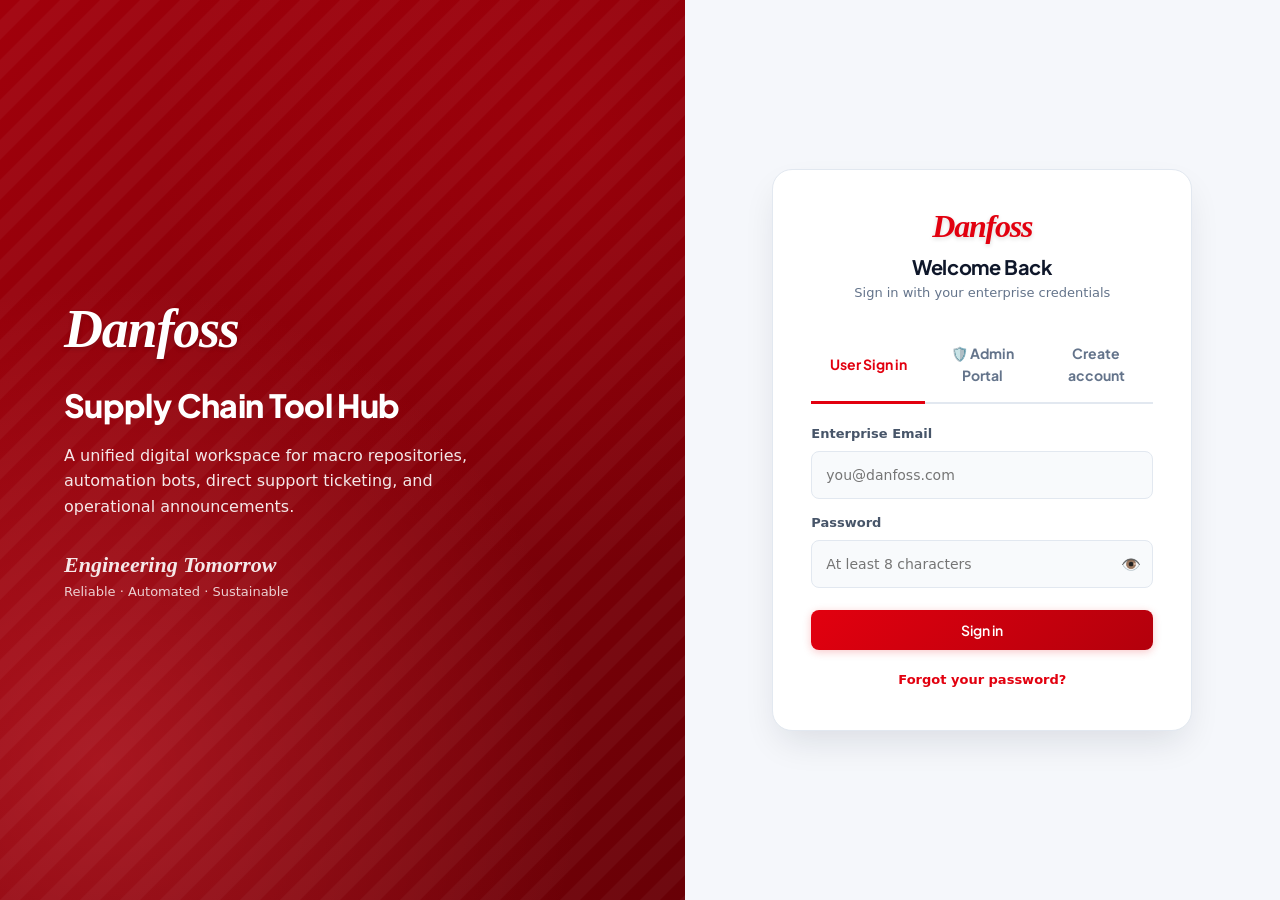
<file: index.html>
<!DOCTYPE html>
<html lang="en">
<head>
  <meta charset="utf-8">
  <meta name="viewport" content="width=device-width, initial-scale=1">
  <meta http-equiv="refresh" content="0;url=home.html">
  <title>SC Tool Hub</title>
</head>
<body>
  <a href="home.html">Continue to SC Tool Hub</a>
</body>
</html>
</file>
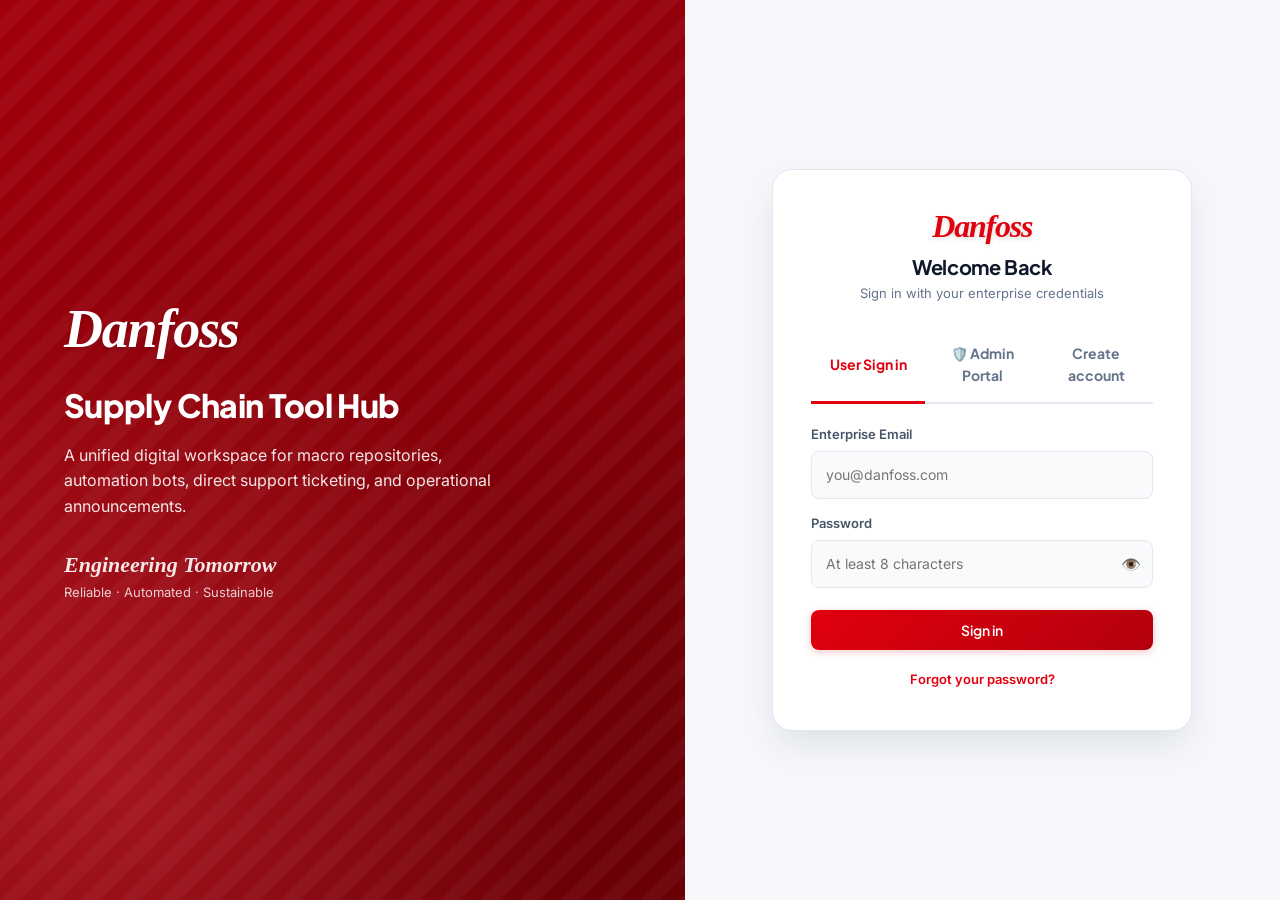
<file: admin.html>
<!DOCTYPE html>
<html lang="en">
<head>
  <meta charset="utf-8">
  <meta name="viewport" content="width=device-width, initial-scale=1">
  <meta name="description" content="
  anel for SC Tool Hub — Manage SharePoint files, users, support tickets, and audit logs.">
  <title>Admin Panel · SC Tool Hub</title>
  <link rel="stylesheet" href="assets/css/style.css">
  <script src="assets/js/config.js"></script>
</head>
<body data-page="admin">
<main id="content">

  <!-- Header -->
  <div class="admin-header">
    <div>
      <h2 style="margin: 0 0 6px;">🛡️ Enterprise Admin Panel</h2>
      <p style="color: var(--mu); font-size: 14px; margin: 0;" id="adminWelcome">Administrative control center for SharePoint lists and document storage.</p>
    </div>
    <div style="display: flex; gap: 10px;">
      <a class="btn alt sm" id="spFolderLink" href="#" target="_blank" rel="noopener">📂 Open SharePoint Folder</a>
      <a class="btn alt sm" id="spSiteLink" href="#" target="_blank" rel="noopener">🌐 SharePoint Site</a>
    </div>
  </div>

  <!-- Operational Statistics Grid -->
  <div class="stats-grid" id="statsGrid">
    <div class="stat-card">
      <div class="stat-icon">👥</div>
      <div class="stat-value" id="statUsers">—</div>
      <div class="stat-label">Registered Users</div>
    </div>
    <div class="stat-card">
      <div class="stat-icon">📊</div>
      <div class="stat-value" id="statFiles">—</div>
      <div class="stat-label">Active Macro Files</div>
    </div>
    <div class="stat-card">
      <div class="stat-icon">🎫</div>
      <div class="stat-value" id="statTickets">—</div>
      <div class="stat-label">Open Support Tickets</div>
    </div>
    <div class="stat-card">
      <div class="stat-icon">📈</div>
      <div class="stat-value" id="statLogs">—</div>
      <div class="stat-label">Audit Logs (7 Days)</div>
    </div>
  </div>

  <!-- Admin Navigation Tabs -->
  <div class="admin-tabs" id="adminTabs">
    <button class="on" data-tab="upload">📤 Upload Macro Files</button>
    <button data-tab="users">👥 User Governance</button>
    <button data-tab="tickets">🎫 Ticket Management</button>
    <button data-tab="logs">📊 Audit Activity Logs</button>
  </div>

  <!-- ═══════════════════════════════════════════════════════════ -->
  <!-- TAB: Upload Files -->
  <!-- ═══════════════════════════════════════════════════════════ -->
  <div class="admin-section active" id="sec-upload">
    <div class="card">
      <h3 style="margin-top: 0; margin-bottom: 8px;">Upload Macro Files to SharePoint</h3>
      <p style="color: var(--mu); margin-bottom: 18px; font-size: 14px;">
        Drag & drop files or click to browse. Files will be uploaded directly into the SharePoint Document Library. Supported formats: <strong>.xlsm, .xlsb, .xlsx, .xls, .bas</strong>
      </p>

      <div class="drop-zone" id="dropZone">
        <div class="drop-icon">📁</div>
        <div class="drop-text">Drag & drop macro files here or click to browse</div>
        <div class="drop-hint">Maximum file size: 25 MB per file</div>
        <input type="file" id="fileInput" multiple accept=".xlsm,.xlsb,.xlsx,.xls,.bas" aria-label="Upload macro files">
      </div>

      <div class="upload-progress" id="uploadProgress">
        <div style="display: flex; justify-content: space-between; margin-bottom: 6px; font-size: 13px; font-weight: 600;">
          <span id="uploadFileName">Uploading…</span>
          <span id="uploadPercent">0%</span>
        </div>
        <div class="progress-bar">
          <div class="progress-fill" id="progressFill"></div>
        </div>
      </div>

      <div id="uploadQueue" style="margin-top: 16px;"></div>
    </div>

    <!-- Current Files In SharePoint -->
    <div class="card" style="margin-top: 24px; padding: 0; overflow: hidden;">
      <div style="display: flex; justify-content: space-between; align-items: center; padding: 18px 24px; border-bottom: 1px solid var(--bd); flex-wrap: wrap; gap: 10px;">
        <h3 style="margin: 0; font-size: 18px;">Files Currently in SharePoint</h3>
        <button class="btn alt sm" id="refreshAdminFiles">↻ Refresh File List</button>
      </div>
      <div class="tw">
        <table>
          <thead>
            <tr>
              <th>File Name</th>
              <th>Size</th>
              <th>Last Modified</th>
              <th style="text-align: right;">Actions</th>
            </tr>
          </thead>
          <tbody id="adminFileTable"></tbody>
        </table>
      </div>
      <div class="empty" id="adminFileStatus">Loading SharePoint repository…</div>
    </div>
  </div>

  <!-- ═══════════════════════════════════════════════════════════ -->
  <!-- TAB: Users Governance -->
  <!-- ═══════════════════════════════════════════════════════════ -->
  <div class="admin-section" id="sec-users">
    <div class="card" style="padding: 0; overflow: hidden;">
      <div style="padding: 18px 24px; border-bottom: 1px solid var(--bd);">
        <div class="bar" style="margin-bottom: 0;">
          <input id="userSearch" type="search" placeholder="🔍 Search users by name or email…" aria-label="Search users">
          <select id="userRoleFilter" style="width: auto;">
            <option value="">All Roles</option>
            <option value="admin">Admins Only</option>
            <option value="user">Standard Users Only</option>
          </select>
          <button class="btn alt sm" id="refreshUsers">↻ Refresh</button>
        </div>
      </div>
      <div class="tw">
        <table>
          <thead>
            <tr>
              <th>Full Name</th>
              <th>Enterprise Email</th>
              <th>Department</th>
              <th>Role</th>
              <th>Account Status</th>
              <th>Last Login</th>
              <th style="text-align: right;">Manage</th>
            </tr>
          </thead>
          <tbody id="userTable"></tbody>
        </table>
      </div>
      <div class="empty" id="userEmpty">Loading users from SC_Users list…</div>
    </div>
  </div>

  <!-- ═══════════════════════════════════════════════════════════ -->
  <!-- TAB: Tickets Management -->
  <!-- ═══════════════════════════════════════════════════════════ -->
  <div class="admin-section" id="sec-tickets">
    <div class="card" style="padding: 0; overflow: hidden;">
      <div style="padding: 18px 24px; border-bottom: 1px solid var(--bd);">
        <div class="bar" style="margin-bottom: 0;">
          <input id="ticketSearch" type="search" placeholder="🔍 Search tickets by subject or requester…" aria-label="Search tickets">
          <select id="ticketStatusFilter" style="width: auto;">
            <option value="">All Statuses</option>
            <option value="Open">Open</option>
            <option value="In Progress">In Progress</option>
            <option value="Resolved">Resolved</option>
            <option value="Closed">Closed</option>
          </select>
          <button class="btn alt sm" id="refreshTickets">↻ Refresh</button>
        </div>
      </div>
      <div class="tw">
        <table>
          <thead>
            <tr>
              <th>ID</th>
              <th>Subject</th>
              <th>Requester</th>
              <th>Category</th>
              <th>Priority</th>
              <th>Status</th>
              <th>Created</th>
              <th style="text-align: right;">Update</th>
            </tr>
          </thead>
          <tbody id="adminTicketTable"></tbody>
        </table>
      </div>
      <div class="empty" id="adminTicketEmpty">Loading tickets from SC_Tickets list…</div>
    </div>
  </div>

  <!-- ═══════════════════════════════════════════════════════════ -->
  <!-- TAB: Activity Logs -->
  <!-- ═══════════════════════════════════════════════════════════ -->
  <div class="admin-section" id="sec-logs">
    <div class="card" style="padding: 0; overflow: hidden;">
      <div style="padding: 18px 24px; border-bottom: 1px solid var(--bd);">
        <div class="bar" style="margin-bottom: 0;">
          <input id="logSearch" type="search" placeholder="🔍 Search logs by user or details…" aria-label="Search logs">
          <select id="logActionFilter" style="width: auto;">
            <option value="">All Actions</option>
            <option value="login">Login</option>
            <option value="logout">Logout</option>
            <option value="download">File Download</option>
            <option value="upload">File Upload</option>
            <option value="ticket_create">Ticket Create</option>
            <option value="admin_action">Admin Action</option>
            <option value="page_view">Page View</option>
          </select>
          <button class="btn alt sm" id="refreshLogs">↻ Refresh</button>
        </div>
      </div>
      <div class="tw">
        <table>
          <thead>
            <tr>
              <th>Timestamp</th>
              <th>User Email</th>
              <th>Action</th>
              <th>Details</th>
              <th>Page</th>
            </tr>
          </thead>
          <tbody id="logTable"></tbody>
        </table>
      </div>
      <div class="empty" id="logEmpty">Loading audit trail from SC_AuditLogs list…</div>
    </div>
  </div>

</main>

<!-- Ticket Status Modal -->
<div class="modal-overlay" id="ticketModal">
  <div class="modal">
    <h3 style="margin-top: 0; margin-bottom: 16px;">Update Support Ticket Status</h3>
    <input type="hidden" id="modalTicketId">
    
    <label for="modalStatus">Status</label>
    <select id="modalStatus">
      <option value="Open">Open</option>
      <option value="In Progress">In Progress</option>
      <option value="Resolved">Resolved</option>
      <option value="Closed">Closed</option>
    </select>

    <label for="modalNotes">Admin Resolution Notes</label>
    <textarea id="modalNotes" rows="3" placeholder="Explain the resolution or notes for the user…"></textarea>

    <div class="modal-actions">
      <button class="btn alt" id="modalCancel">Cancel</button>
      <button class="btn" id="modalSave">💾 Save Changes</button>
    </div>
  </div>
</div>

<script src="assets/js/app.js"></script>
<script>
(async () => {
  const S = await initShell();
  if (!S) return;

  // Strict client-side admin guard
  if (!S.isAdmin) {
    document.body.innerHTML = `
      <div style="text-align: center; padding: 100px 20px;">
        <h2 style="color: var(--red); font-size: 28px;">🚫 Access Restricted</h2>
        <p style="color: var(--mu); margin-top: 12px; font-size: 16px;">This portal section requires Danfoss Supply Chain Administrator privileges.</p>
        <a class="btn" href="home.html" style="margin-top: 24px;">Return to Home Dashboard</a>
      </div>
    `;
    return;
  }

  API.log("page_view", "Admin Panel");
  $("#adminWelcome").textContent = `Logged in as Administrator (${S.name})`;

  // Configure SharePoint direct navigation links
  if (CFG.SHAREPOINT_FOLDER_URL) $("#spFolderLink").href = CFG.SHAREPOINT_FOLDER_URL;
  if (CFG.SHAREPOINT_SITE_URL) $("#spSiteLink").href = CFG.SHAREPOINT_SITE_URL;

  // ── Tab Switching ──────────────────────────────────────────
  const tabs = $$("#adminTabs button");
  tabs.forEach(btn => {
    btn.onclick = () => {
      tabs.forEach(b => b.classList.toggle("on", b === btn));
      $$(".admin-section").forEach(s => s.classList.remove("active"));
      const targetSec = $(`#sec-${btn.dataset.tab}`);
      if (targetSec) targetSec.classList.add("active");
    };
  });

  // ── Dashboard Statistics ───────────────────────────────────
  async function loadStats() {
    try {
      const s = await API.getStats();
      $("#statUsers").textContent = s.totalUsers ?? "—";
      $("#statFiles").textContent = s.totalFiles ?? "—";
      $("#statTickets").textContent = s.openTickets ?? "—";
      $("#statLogs").textContent = s.recentLogs ?? "—";
    } catch {
      // Fallback display
    }
  }
  loadStats();

  // ── File Upload Handlers ───────────────────────────────────
  const dropZone = $("#dropZone");
  const fileInput = $("#fileInput");
  const allowedExts = [".xlsm", ".xlsb", ".xlsx", ".xls", ".bas"];

  ["dragover", "dragenter"].forEach(evt => {
    dropZone.addEventListener(evt, e => {
      e.preventDefault();
      dropZone.classList.add("dragover");
    });
  });
  ["dragleave", "drop"].forEach(evt => {
    dropZone.addEventListener(evt, e => {
      e.preventDefault();
      dropZone.classList.remove("dragover");
    });
  });

  dropZone.addEventListener("drop", e => {
    if (e.dataTransfer?.files?.length) handleFiles(e.dataTransfer.files);
  });
  fileInput.addEventListener("change", () => {
    if (fileInput.files?.length) handleFiles(fileInput.files);
  });

  async function handleFiles(fileList) {
    const files = Array.from(fileList);
    const queue = $("#uploadQueue");
    const progress = $("#uploadProgress");

    for (const file of files) {
      const ext = "." + file.name.split(".").pop().toLowerCase();
      if (!allowedExts.includes(ext)) {
        queue.innerHTML += `<div class="msg err" style="display:block;margin-bottom:8px;">❌ ${esc(file.name)}: Unsupported file type. Allowed: ${allowedExts.join(", ")}</div>`;
        continue;
      }
      if (file.size > 25 * 1024 * 1024) {
        queue.innerHTML += `<div class="msg err" style="display:block;margin-bottom:8px;">❌ ${esc(file.name)}: File exceeds 25 MB size limit.</div>`;
        continue;
      }

      progress.classList.add("active");
      $("#uploadFileName").textContent = file.name;
      $("#uploadPercent").textContent = "Uploading to SharePoint…";
      $("#progressFill").style.width = "40%";

      try {
        await API.uploadFile(file);
        $("#progressFill").style.width = "100%";
        $("#uploadPercent").textContent = "Completed ✅";
        queue.innerHTML += `<div class="msg ok" style="display:block;margin-bottom:8px;">✅ ${esc(file.name)} uploaded to SharePoint successfully!</div>`;
        API.log("upload", file.name);
        showToast(`${file.name} uploaded successfully!`, "success");
      } catch (err) {
        $("#progressFill").style.width = "0%";
        queue.innerHTML += `<div class="msg err" style="display:block;margin-bottom:8px;">❌ ${esc(file.name)}: Upload failed (${esc(err.message)})</div>`;
        showToast(`Failed to upload ${file.name}`, "error");
      }

      setTimeout(() => { progress.classList.remove("active"); }, 2000);
    }

    fileInput.value = "";
    loadAdminFiles();
    loadStats();
  }

  // ── Admin Files List & Safe Deletion ───────────────────────
  let ADMIN_FILES = [];
  async function loadAdminFiles() {
    const st = $("#adminFileStatus");
    st.style.display = "block";
    st.innerHTML = '<span class="spinner"></span><p style="margin-top:12px;">Syncing with SharePoint…</p>';

    try {
      const result = await API.listFiles();
      ADMIN_FILES = result.files || [];
      drawAdminFiles();
    } catch {
      st.textContent = "⚠️ Failed to load files from SharePoint.";
      st.style.display = "block";
    }
  }

  function drawAdminFiles() {
    const st = $("#adminFileStatus");
    const tbody = $("#adminFileTable");
    if (!Array.isArray(ADMIN_FILES)) ADMIN_FILES = [];

    tbody.innerHTML = ADMIN_FILES.map(f => {
      const fileName = f.name || f.Name || f.FileLeafRef || "Unnamed File";
      const fileUrl = f.downloadUrl || f.ServerRelativeUrl || f.__metadata?.media_src || f.__metadata?.uri || "#";
      const fileSize = f.size || f.Length || f.File_x0020_Size || 0;
      const fileModified = f.modified || f.TimeLastModified || f.Modified;
      return `
        <tr>
          <td>
            <div style="font-weight: 600; display: flex; align-items: center; gap: 8px;">
              <span>📊</span>
              <span>${esc(fileName)}</span>
            </div>
          </td>
          <td>${fmtSize(fileSize)}</td>
          <td>${fmtDate(fileModified)}</td>
          <td style="text-align: right;">
            <a class="btn sm alt" href="${esc(getDownloadUrl(fileUrl))}" target="_blank" rel="noopener" title="Download file">⬇</a>
            <button class="btn sm del-file-btn" style="background:#dc2626;color:#fff;" data-id="${esc(f.id || f.UniqueId || '')}" data-name="${esc(fileName)}" title="Delete from SharePoint">🗑 Delete</button>
          </td>
        </tr>
      `;
    }).join("");

    // Safe event delegation for delete action
    tbody.querySelectorAll(".del-file-btn").forEach(btn => {
      btn.onclick = async () => {
        const fileId = btn.dataset.id;
        const fileName = btn.dataset.name;
        if (!confirm(`Are you sure you want to delete "${fileName}" from SharePoint?`)) return;

        try {
          await API.deleteFile(fileId, fileName);
          API.log("admin_action", `Deleted file: ${fileName}`);
          showToast(`${fileName} deleted`, "success");
          loadAdminFiles();
          loadStats();
        } catch {
          showToast("Failed to delete file", "error");
        }
      };
    });

    st.style.display = ADMIN_FILES.length ? "none" : "block";
    if (!ADMIN_FILES.length) st.textContent = "No files found in SharePoint folder.";
  }

  $("#refreshAdminFiles").onclick = loadAdminFiles;
  loadAdminFiles();

  // ── User Management & Delegation ───────────────────────────
  let ALL_USERS = [];
  async function loadUsers() {
    const uEmpty = $("#userEmpty");
    uEmpty.style.display = "block";
    uEmpty.innerHTML = '<span class="spinner"></span><p style="margin-top:12px;">Syncing users…</p>';

    try {
      const result = await API.listUsers();
      ALL_USERS = result.users || result.value || [];
      drawUsers();
    } catch (err) {
      console.error("loadUsers error:", err);
      uEmpty.textContent = "⚠️ Failed to load users from SharePoint list.";
    }
  }

  function drawUsers() {
    const q = ($("#userSearch").value || "").toLowerCase();
    const role = $("#userRoleFilter").value;
    const uEmpty = $("#userEmpty");

    let filtered = ALL_USERS
      .filter(u => {
        const name = (u.FullName || u.Title || "").toLowerCase();
        const mail = (u.Email || "").toLowerCase();
        return !q || name.includes(q) || mail.includes(q);
      })
      .filter(u => {
        const r = (spVal(u.Role) || u.Role || "user").toLowerCase();
        return !role || r === role.toLowerCase();
      });

    const tbody = $("#userTable");
    tbody.innerHTML = filtered.map(u => {
      const roleText = spVal(u.Role) || u.Role || "user";
      const isActive = u.IsActive !== undefined ? (u.IsActive !== false && u.IsActive !== "No" && u.IsActive !== 0) : true;
      const userKey = esc(u.Id || u.ID || u.Title || u.Email);

      return `
      <tr>
        <td style="font-weight: 600;">${esc(u.FullName || u.Title || "—")}</td>
        <td>${esc(u.Email || "—")}</td>
        <td>${esc(u.Department || "—")}</td>
        <td><span class="pill ${String(roleText).toLowerCase() === "admin" ? "Open" : ""}">${esc(roleText)}</span></td>
        <td><span class="pill ${isActive ? "Active" : ""}">${isActive ? "Active" : "Disabled"}</span></td>
        <td>${u.LastLogin || u.Modified ? fmtDate(u.LastLogin || u.Modified) : "Never"}</td>
        <td style="text-align: right;">
          <button class="btn sm alt toggle-role-btn" data-userid="${userKey}" data-role="${String(roleText).toLowerCase() === 'admin' ? 'user' : 'admin'}">
            ${String(roleText).toLowerCase() === "admin" ? "Demote" : "Promote"}
          </button>
          <button class="btn sm alt toggle-active-btn" data-userid="${userKey}" data-active="${!isActive}">
            ${isActive ? "Disable" : "Enable"}
          </button>
        </td>
      </tr>
      `;
    }).join("");

    // Safe event listeners for user actions
    tbody.querySelectorAll(".toggle-role-btn").forEach(btn => {
      btn.onclick = async () => {
        const userId = btn.dataset.userid;
        const newRole = btn.dataset.role;
        if (!confirm(`Change user ${userId} role to "${newRole}"?`)) return;
        try {
          await API.updateUser(userId, { role: newRole });
          API.log("admin_action", `Changed user ${userId} role to ${newRole}`);
          showToast("User role updated", "success");
          loadUsers();
        } catch {
          showToast("Failed to update role", "error");
        }
      };
    });

    tbody.querySelectorAll(".toggle-active-btn").forEach(btn => {
      btn.onclick = async () => {
        const userId = btn.dataset.userid;
        const active = btn.dataset.active === "true";
        try {
          await API.updateUser(userId, { isActive: active });
          API.log("admin_action", `${active ? "Enabled" : "Disabled"} user ${userId}`);
          showToast(active ? "User enabled" : "User disabled", "success");
          loadUsers();
        } catch {
          showToast("Failed to update user", "error");
        }
      };
    });

    uEmpty.style.display = filtered.length ? "none" : "block";
    if (!filtered.length) uEmpty.textContent = ALL_USERS.length ? "No users match your search." : "No users in database.";
  }

  $("#userSearch").oninput = drawUsers;
  $("#userRoleFilter").onchange = drawUsers;
  $("#refreshUsers").onclick = loadUsers;
  loadUsers();

  // Helper to extract value from SharePoint Choice object or primitive
  const spVal = v => {
    if (v === null || v === undefined) return null;
    if (typeof v === "object") return v.Value || v.value || v.Label || v.label || null;
    return String(v);
  };

  // ── Admin Ticket Management ────────────────────────────────
  let ALL_TICKETS = [];
  async function loadAllTickets() {
    const tEmpty = $("#adminTicketEmpty");
    tEmpty.style.display = "block";
    tEmpty.innerHTML = '<span class="spinner"></span><p style="margin-top:12px;">Syncing tickets…</p>';

    try {
      const result = await API.listAllTickets();
      ALL_TICKETS = result.tickets || result.value || [];
      drawAllTickets();
    } catch (err) {
      console.error("loadAllTickets error:", err);
      tEmpty.textContent = "⚠️ Failed to load tickets from SharePoint.";
    }
  }

  function drawAllTickets() {
    const q = ($("#ticketSearch").value || "").toLowerCase();
    const status = $("#ticketStatusFilter").value;
    const tEmpty = $("#adminTicketEmpty");

    let filtered = ALL_TICKETS
      .filter(t => {
        const sub = (t.Title || t.Subject || spVal(t.Title) || "").toLowerCase();
        const req = (t.RequesterName || "").toLowerCase();
        return !q || sub.includes(q) || req.includes(q);
      })
      .filter(t => {
        const st = spVal(t.Status) || t.Status || "Open";
        return !status || st.toLowerCase() === status.toLowerCase();
      });

    const tbody = $("#adminTicketTable");
    tbody.innerHTML = filtered.map(t => {
      const statusText = spVal(t.Status) || t.Status || "Open";
      const statusClass = esc(statusText).replace(/\s+/g, "-");
      const ticketNum = esc(t.TicketNo || t.ticketNo || t.Id || t.ID || "—");
      const ticketSubject = esc(t.Title || t.Subject || spVal(t.Title) || "—");
      const category = esc(spVal(t.Category) || t.Category || "General");
      const priority = esc(spVal(t.Priority) || t.Priority || "Medium");
      const ticketId = esc(t.Id || t.ID || t.TicketNo || "");
      const createdDate = t.CreatedDate || t.Created || t.Modified;

      return `
        <tr>
          <td><strong>#${ticketNum}</strong></td>
          <td>
            <div style="font-weight: 600;">${ticketSubject}</div>
            ${t.AdminNotes ? `<div style="font-size:12px;color:var(--mu);">Notes: ${esc(t.AdminNotes)}</div>` : ""}
          </td>
          <td>
            ${esc(t.RequesterName || "—")}<br>
            <small style="color:var(--mu);">${esc(t.RequesterEmail || "")}</small>
          </td>
          <td>${category}</td>
          <td>${priority}</td>
          <td><span class="pill ${statusClass}">${statusText}</span></td>
          <td>${fmtDate(createdDate)}</td>
          <td style="text-align: right;">
            <button class="btn sm open-modal-btn" data-id="${ticketId}" data-status="${esc(statusText)}">
              ✏️ Manage
            </button>
          </td>
        </tr>
      `;
    }).join("");

    // Safe event listener for modal open
    tbody.querySelectorAll(".open-modal-btn").forEach(btn => {
      btn.onclick = () => {
        $("#modalTicketId").value = btn.dataset.id;
        $("#modalStatus").value = btn.dataset.status;
        $("#modalNotes").value = "";
        $("#ticketModal").classList.add("show");
      };
    });

    tEmpty.style.display = filtered.length ? "none" : "block";
    if (!filtered.length) tEmpty.textContent = ALL_TICKETS.length ? "No tickets match your filter." : "No support tickets found.";
  }

  $("#modalCancel").onclick = () => $("#ticketModal").classList.remove("show");
  $("#ticketModal").onclick = e => { if (e.target === $("#ticketModal")) $("#ticketModal").classList.remove("show"); };

  $("#modalSave").onclick = async () => {
    const ticketId = $("#modalTicketId").value;
    const newStatus = $("#modalStatus").value;
    const notes = $("#modalNotes").value.trim();

    try {
      await API.updateTicketStatus(ticketId, newStatus, notes);
      API.log("admin_action", `Updated ticket ${ticketId} status to ${newStatus}`);
      showToast("Ticket updated successfully", "success");
      $("#ticketModal").classList.remove("show");
      loadAllTickets();
      loadStats();
    } catch {
      showToast("Failed to update ticket", "error");
    }
  };

  $("#ticketSearch").oninput = drawAllTickets;
  $("#ticketStatusFilter").onchange = drawAllTickets;
  $("#refreshTickets").onclick = loadAllTickets;
  loadAllTickets();

  // ── Activity Logs ──────────────────────────────────────────
  let ALL_LOGS = [];
  async function loadLogs() {
    const lEmpty = $("#logEmpty");
    lEmpty.style.display = "block";
    lEmpty.innerHTML = '<span class="spinner"></span><p style="margin-top:12px;">Syncing activity logs…</p>';

    try {
      const result = await API.getLogs();
      ALL_LOGS = result.logs || [];
      drawLogs();
    } catch {
      lEmpty.textContent = "⚠️ Failed to load activity logs.";
    }
  }

  function drawLogs() {
    const q = ($("#logSearch").value || "").toLowerCase();
    const action = $("#logActionFilter").value;
    const lEmpty = $("#logEmpty");

    let filtered = ALL_LOGS
      .filter(l => !q || (l.UserEmail || "").toLowerCase().includes(q) || (l.Details || "").toLowerCase().includes(q))
      .filter(l => !action || l.Action === action);

    const tbody = $("#logTable");
    tbody.innerHTML = filtered.slice(0, 250).map(l => `
      <tr>
        <td>${fmtDate(l.Timestamp)}</td>
        <td style="font-weight: 500;">${esc(l.UserEmail || "—")}</td>
        <td><span class="pill">${esc(l.Action || "general")}</span></td>
        <td style="white-space: normal; max-width: 320px;">${esc(l.Details || "—")}</td>
        <td><code style="font-size:12px;color:var(--mu);">${esc(l.PageUrl || "—")}</code></td>
      </tr>
    `).join("");

    lEmpty.style.display = filtered.length ? "none" : "block";
    if (!filtered.length) lEmpty.textContent = ALL_LOGS.length ? "No logs match your filter." : "No activity logs recorded yet.";
  }

  $("#logSearch").oninput = drawLogs;
  $("#logActionFilter").onchange = drawLogs;
  $("#refreshLogs").onclick = loadLogs;
  loadLogs();

})();
</script>

</body>
</html>
</file>
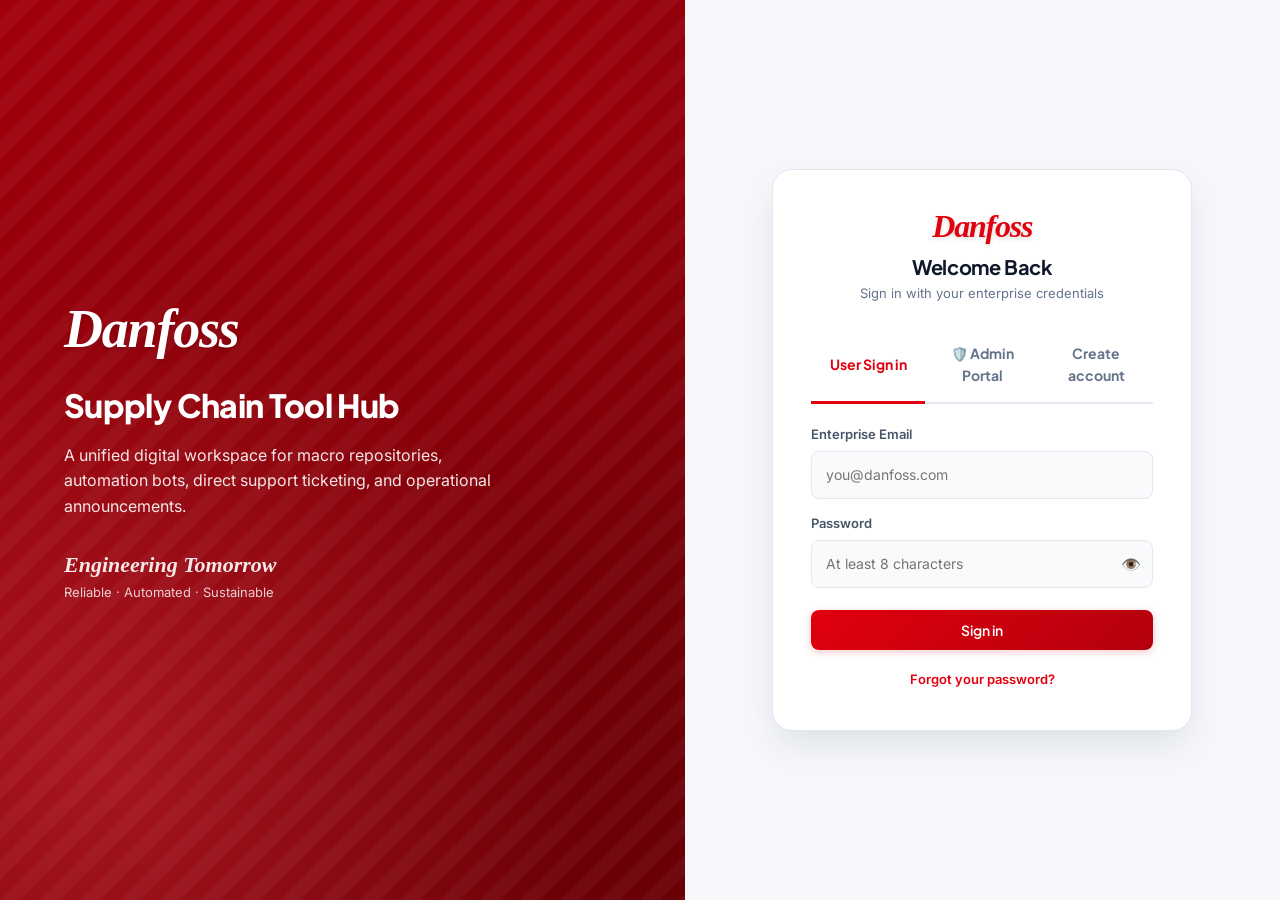
<file: bots.html>
<!DOCTYPE html>
<html lang="en">
<head>
  <meta charset="utf-8">
  <meta name="viewport" content="width=device-width, initial-scale=1">
  <meta name="description" content="Automation bots and robotic process automation tools for Danfoss Supply Chain operations.">
  <title>Automation Bots · SC Tool Hub</title>
  <link rel="stylesheet" href="assets/css/style.css">
  <script src="assets/js/config.js"></script>
</head>
<body data-page="bots">
<main id="content">

  <div style="display: flex; justify-content: space-between; align-items: flex-start; flex-wrap: wrap; gap: 16px; margin-bottom: 24px;">
    <div>
      <h2 style="margin: 0 0 6px;">Supply Chain Automation Bots</h2>
      <p style="color: var(--mu); font-size: 14px; margin: 0;">Automated agents, scheduled jobs, and custom process bots for operations.</p>
    </div>
    <a class="btn" href="ticket.html?cat=Automation+bot+request">➕ Request Custom Bot</a>
  </div>

  <!-- Bot Grid -->
  <div class="grid" style="grid-template-columns: repeat(auto-fit, minmax(320px, 1fr));">

    <!-- Request / Empty State CTA -->
    <div class="bot-card" style="border: 2px dashed var(--bd); background: var(--input-bg); align-items: center; justify-content: center; text-align: center; min-height: 240px; padding: 32px 24px;">
      <div style="font-size: 40px; margin-bottom: 12px;">🤖</div>
      <h3 style="font-size: 18px; margin-bottom: 8px;">No Active Bots Deployed Yet</h3>
      <p style="color: var(--mu); font-size: 13px; max-width: 320px; margin-bottom: 20px; line-height: 1.5;">
        Custom automation bots and scheduled tasks will be listed here as they go live. Need an automated workflow for your team?
      </p>
      <a class="btn" href="ticket.html?cat=Automation+bot+request">➕ Request Custom Bot</a>
    </div>

  </div>

  <!-- Operational Architecture Note -->
  <div class="card" style="margin-top: 28px; background: var(--input-bg); border-left: 4px solid var(--red);">
    <h4 style="margin: 0 0 8px; font-size: 16px;">Enterprise Bot Governance</h4>
    <p style="color: var(--mu); font-size: 13px; margin: 0; line-height: 1.6;">
      All automated agents adhere to Danfoss Global IT security, role-based access control, and SharePoint audit standards. Execution logs are monitored continuously.
    </p>
  </div>

</main>

<script src="assets/js/app.js"></script>
<script>
(async () => {
  const S = await initShell();
  if (!S) return;
  API.log("page_view", "Automation Bots showcase");
})();
</script>

</body>
</html>
</file>
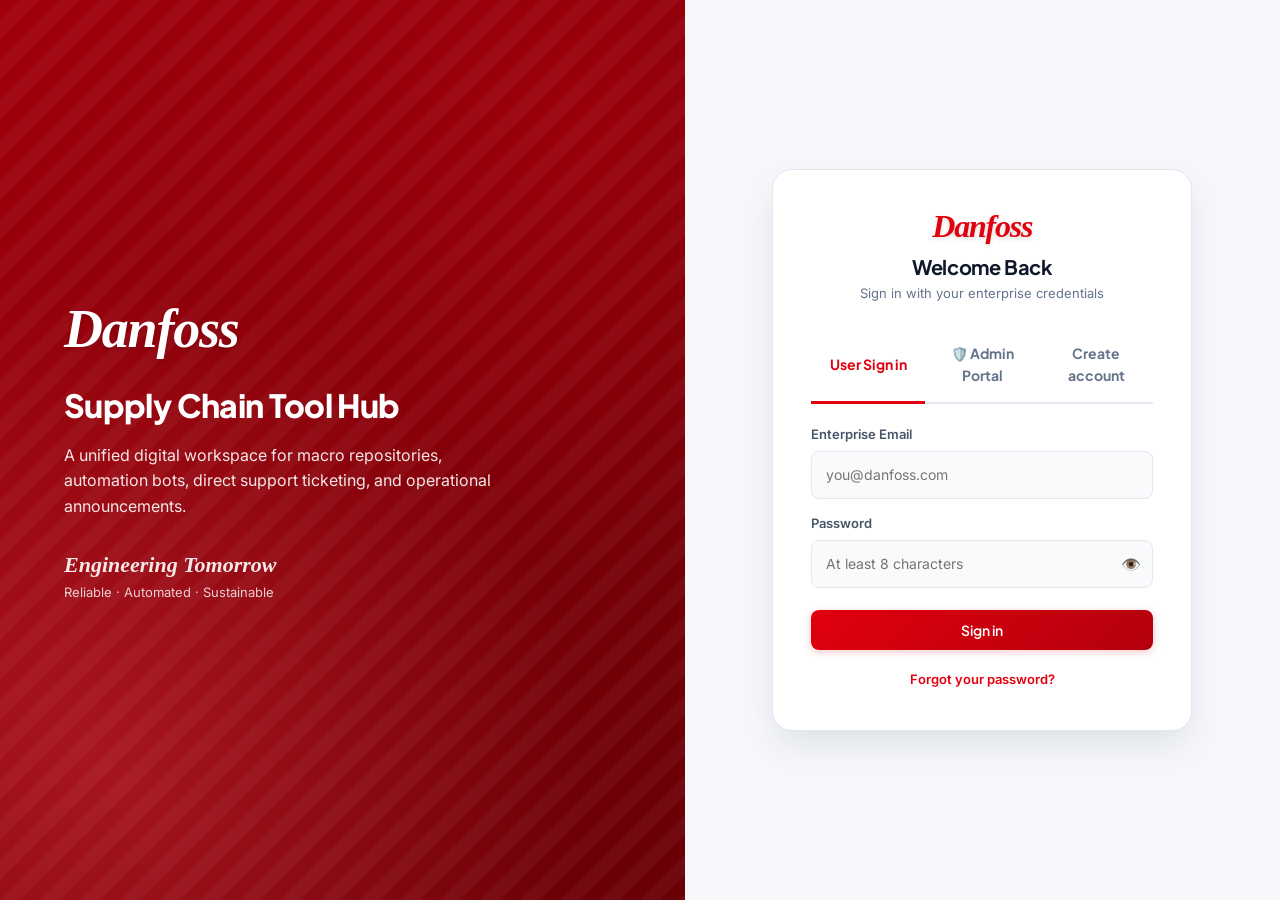
<file: home.html>
<!DOCTYPE html>
<html lang="en">
<head>
  <meta charset="utf-8">
  <meta name="viewport" content="width=device-width, initial-scale=1">
  <meta name="description" content="Danfoss SC Supply Chain Tool Hub — Centralized platform for macros, automation bots, tickets, and updates.">
  <title>Home · SC Tool Hub</title>
  <link rel="stylesheet" href="assets/css/style.css">
  <script src="assets/js/config.js"></script>
</head>
<body data-page="home">
<main id="content">

  <!-- Hero Banner -->
  <section class="hero">
    <div class="sl">Danfoss Supply Chain Digitalization</div>
    <span class="logo" style="color: var(--red); border: 0; padding: 0; font-size: 40px; display: inline-block;">Danfoss</span>
    <h2>Supply Chain<br>Tool Hub</h2>
    <p>Your unified workspace for macro repositories, robotic process automations, operational ticketing, and system release announcements.</p>
    <div class="tag">Engineering Tomorrow</div>
  </section>

  <!-- Quick-access Navigation Tiles -->
  <div class="grid">
    <a class="tile" href="macros.html" id="tile-macros">
      <div class="ic">📊</div>
      <h3>Macro Files</h3>
      <p>Browse, filter, and download validated Excel macro files from SharePoint.</p>
      <div class="go">➜</div>
    </a>

    <a class="tile" href="bots.html" id="tile-bots">
      <div class="ic">🤖</div>
      <h3>Automation Bots</h3>
      <p>View active production bots, scheduled routines, and request custom bots.</p>
      <div class="go">➜</div>
    </a>

    <a class="tile" href="ticket.html" id="tile-tickets">
      <div class="ic">🎫</div>
      <h3>Raise a Ticket</h3>
      <p>Report issues with macros or tools and track administrator resolutions.</p>
      <div class="go">➜</div>
    </a>

    <a class="tile" href="updates.html" id="tile-updates">
      <div class="ic">📣</div>
      <h3>Announcements</h3>
      <p>Stay informed on new macro versions, maintenance windows, and features.</p>
      <div class="go">➜</div>
    </a>
  </div>

  <!-- Operational Status Bar -->
  <div class="card" style="margin-top: 28px; display: flex; justify-content: space-between; align-items: center; flex-wrap: wrap; gap: 16px; background: var(--input-bg);">
    <div style="display: flex; align-items: center; gap: 12px;">
      <span class="pill Active" style="font-size: 13px;">Connected</span>
      <span style="font-size: 14px; font-weight: 600; color: var(--tx);">SharePoint Online Backend Active</span>
    </div>
    <div style="font-size: 13px; color: var(--mu);">
      Supply Chain Automation & Continuous Improvement
    </div>
  </div>

</main>

<script src="assets/js/app.js"></script>
<script>
(async () => {
  const S = await initShell();
  if (!S) return;

  API.log("page_view", "Home dashboard");

  // Show Admin Panel shortcut tile if user is an administrator
  if (S.isAdmin) {
    const adminTile = document.createElement("a");
    adminTile.className = "tile";
    adminTile.href = "admin.html";
    adminTile.id = "tile-admin";
    adminTile.style.border = "1px solid rgba(226, 0, 15, 0.4)";
    adminTile.innerHTML = `
      <div class="ic" style="background: linear-gradient(135deg, #a1000b 0%, #e2000f 100%);">🛡️</div>
      <h3>Admin Control Center</h3>
      <p>Manage SharePoint files, user governance, support tickets, and system audit logs.</p>
      <div class="go">➜</div>
    `;
    $(".grid").appendChild(adminTile);
  }

  // Fetch announcements count for bell badge
  try {
    const result = await API.listUpdates();
    const weekAgo = Date.now() - 7 * 86400000;
    const recent = (result.updates || []).filter(u => new Date(u.CreatedDate) > weekAgo).length;
    sessionStorage.setItem("sc_updates_count", JSON.stringify(recent));
    if (recent > 0) {
      const bell = $(".bell");
      if (bell && !$(".bell b")) {
        bell.innerHTML = `🔔<b>${recent}</b>`;
      }
    }
  } catch {}
})();
</script>

</body>
</html>
</file>
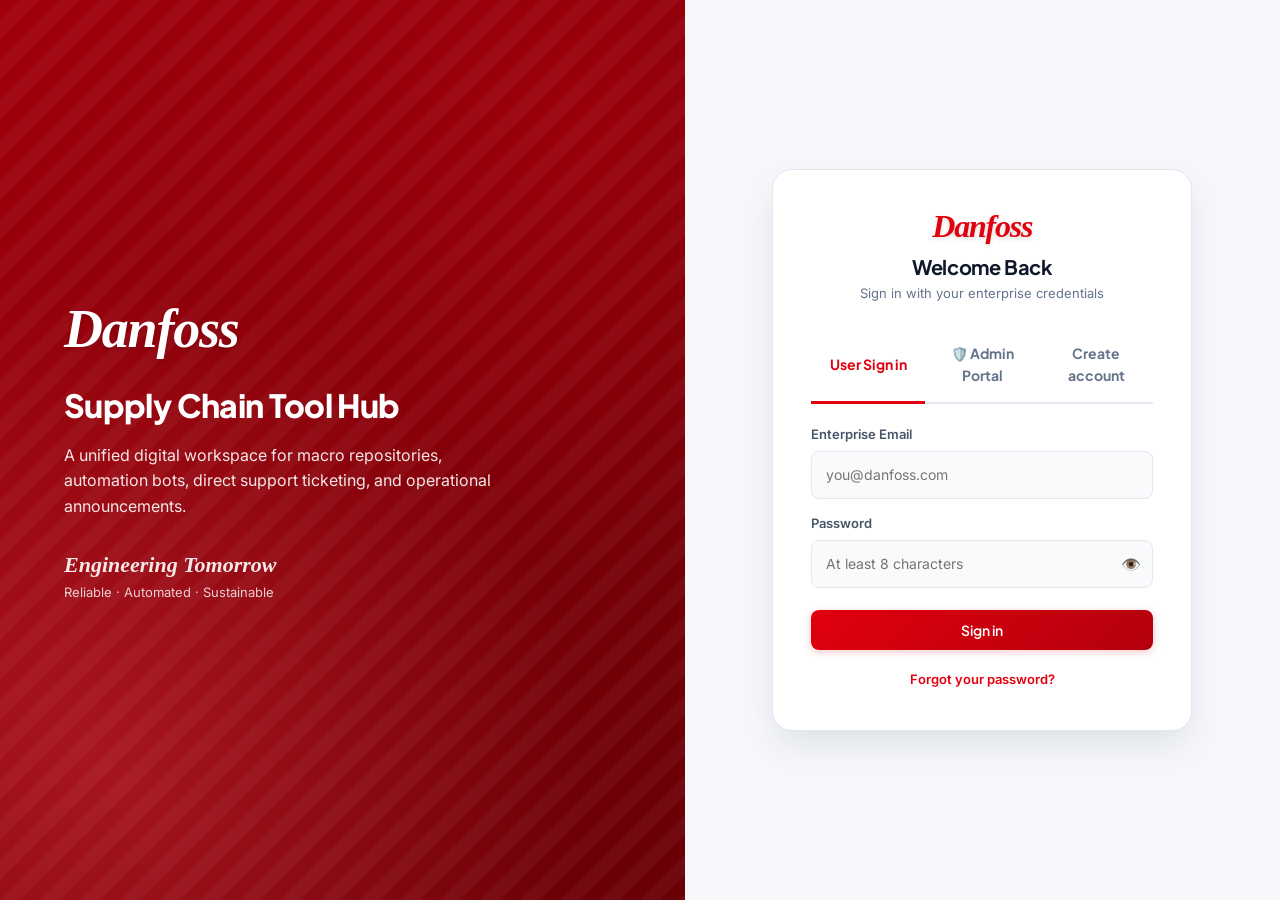
<file: login.html>
<!DOCTYPE html>
<html lang="en">
<head>
  <meta charset="utf-8">
  <meta name="viewport" content="width=device-width, initial-scale=1">
  <meta name="description" content="Sign in to SC Supply Chain Tool Hub — Centralized platform for macros, automation, and support.">
  <title>Sign in · SC Tool Hub</title>
  <link rel="stylesheet" href="assets/css/style.css">
  <script src="assets/js/config.js"></script>
</head>
<body>

<div class="auth">
  <!-- Left art panel -->
  <section class="art">
    <span class="logo">Danfoss</span>
    <h2>Supply Chain Tool Hub</h2>
    <p>A unified digital workspace for macro repositories, automation bots, direct support ticketing, and operational announcements.</p>
    <div style="margin-top: 32px;">
      <p style="font: italic 700 22px Georgia, serif; color: #fff;">Engineering Tomorrow</p>
      <p style="font-size: 13px; opacity: 0.8; margin-top: 4px;">Reliable · Automated · Sustainable</p>
    </div>
  </section>

  <!-- Login/Register Card -->
  <section class="box">
    <form id="loginForm">
      <div style="text-align: center; margin-bottom: 24px;">
        <span class="logo" style="color: var(--red); font-size: 32px; border: 0; padding: 0;">Danfoss</span>
        <h3 style="margin-top: 6px; font-size: 20px;">Welcome Back</h3>
        <p style="color: var(--mu); font-size: 13px;">Sign in with your enterprise credentials</p>
      </div>

      <div class="tabs">
        <button type="button" class="on" data-mode="in">User Sign in</button>
        <button type="button" data-mode="admin">🛡️ Admin Portal</button>
        <button type="button" data-mode="up">Create account</button>
      </div>

      <div id="adminNotice" class="msg info" style="display: none; margin-bottom: 18px; font-size: 13px; line-height: 1.5; background: rgba(226,0,15,0.08); border: 1px solid rgba(226,0,15,0.25); color: var(--tx);">
        🛡️ <strong>Administrator Access:</strong> Sign in with your Danfoss admin account to directly access the Control Panel, user governance, file management, and audit logs.
      </div>

      <div id="nameWrap" hidden>
        <label for="fullName">Full Name</label>
        <input id="fullName" autocomplete="name" placeholder="First and last name">
      </div>

      <label for="email" id="emailLabel">Enterprise Email</label>
      <input id="email" type="email" required autocomplete="email" placeholder="you@danfoss.com">

      <label for="password">Password</label>
      <div style="position: relative;">
        <input id="password" type="password" required minlength="8" autocomplete="current-password" placeholder="At least 8 characters" style="padding-right: 42px;">
        <button type="button" id="togglePw" style="position: absolute; right: 12px; top: 50%; transform: translateY(-50%); background: none; border: 0; color: var(--mu); cursor: pointer; font-size: 16px;" aria-label="Toggle password visibility">👁️</button>
      </div>

      <div style="margin-top: 22px;">
        <button class="btn" style="width: 100%" id="submitBtn">Sign in</button>
      </div>

      <p style="text-align: center; margin-top: 16px;">
        <a href="#" id="forgotBtn" style="color: var(--red); font-size: 13px; font-weight: 600;">Forgot your password?</a>
      </p>

      <div class="msg" id="msgBox"></div>
    </form>
  </section>
</div>

<script src="assets/js/app.js"></script>
<script>
(function() {
  let mode = "in";

  const msg = (text, type) => {
    const el = $("#msgBox");
    el.textContent = text;
    el.className = "msg " + type;
  };

  // If already authenticated, redirect to home
  if (Session.get()) {
    location.replace("home.html");
    return;
  }

  // Toggle password visibility
  const toggleBtn = $("#togglePw");
  const pwInput = $("#password");
  if (toggleBtn && pwInput) {
    toggleBtn.onclick = () => {
      const isPw = pwInput.type === "password";
      pwInput.type = isPw ? "text" : "password";
      toggleBtn.textContent = isPw ? "🙈" : "👁️";
    };
  }

  // Tab switching
  $$(".tabs button").forEach(btn => {
    btn.onclick = () => {
      mode = btn.dataset.mode;
      $$(".tabs button").forEach(b => b.classList.toggle("on", b === btn));
      $("#nameWrap").hidden = mode !== "up";
      $("#fullName").required = mode === "up";
      $("#adminNotice").style.display = mode === "admin" ? "block" : "none";
      $("#emailLabel").textContent = mode === "admin" ? "Admin Enterprise Email" : "Enterprise Email";
      
      if (mode === "admin") {
        $("#submitBtn").textContent = "Sign in to Admin Panel 🛡️";
      } else if (mode === "up") {
        $("#submitBtn").textContent = "Create account";
      } else {
        $("#submitBtn").textContent = "Sign in";
      }
      $("#msgBox").className = "msg";
    };
  });

  // Form submission
  $("#loginForm").onsubmit = async e => {
    e.preventDefault();
    const email = $("#email").value.trim();
    const password = $("#password").value;
    const btn = $("#submitBtn");

    btn.disabled = true;
    btn.innerHTML = '<span class="spinner" style="width:16px;height:16px;border-width:2px;"></span> Processing…';

    try {
      if (mode === "up") {
        const domain = CFG.ALLOWED_EMAIL_DOMAIN;
        if (domain && !email.toLowerCase().endsWith("@" + domain)) {
          throw new Error("Please register with your @" + domain + " email address.");
        }
        const fullName = $("#fullName").value.trim();
        if (!fullName) throw new Error("Please provide your full name.");

        const result = await API.register(email, password, fullName);
        if (result.error) {
          const errText = typeof result.error === "object" ? (result.error.message || JSON.stringify(result.error)) : result.error;
          throw new Error(errText);
        }

        msg("Account created successfully! You can now sign in.", "ok");
        mode = "in";
        $$(".tabs button").forEach(b => b.classList.toggle("on", b.dataset.mode === "in"));
        $("#nameWrap").hidden = true;
        $("#adminNotice").style.display = "none";
        btn.textContent = "Sign in";
      } else {
        const result = await API.login(email, password);
        if (result.error) {
          const errText = typeof result.error === "object" ? (result.error.message || JSON.stringify(result.error)) : result.error;
          throw new Error(errText);
        }

        // Log response for debugging in browser console
        console.log("Auth response:", result);

        // Helper to extract string value from SharePoint Choice column or primitive
        const extractVal = v => {
          if (v === null || v === undefined) return null;
          if (typeof v === "object") return v.Value || v.value || v.Label || v.label || null;
          return String(v).trim();
        };

        const rawRole = result.role ?? result.Role ?? result.userRole ?? result.UserRole;
        const roleStr = extractVal(rawRole)?.toLowerCase() || "";
        
        // Check if admin: either role column says "admin" OR the email is admin@danfoss.com
        const isAdmin = roleStr === "admin" || email.toLowerCase() === "admin@danfoss.com";
        const resolvedRole = isAdmin ? "admin" : (roleStr || "user");

        const rawActive = result.isActive ?? result.IsActive ?? result.Active ?? result.active;
        const resolvedIsActive = rawActive !== undefined ? (rawActive !== false && rawActive !== "No" && rawActive !== 0 && rawActive !== "false") : true;

        // Block login if account is deactivated
        if (!resolvedIsActive) {
          throw new Error("Your account has been deactivated. Please contact an administrator.");
        }

        // If logging in through the Admin Portal tab, check for admin privileges
        if (mode === "admin" && resolvedRole !== "admin") {
          throw new Error(`Access denied: Account role is "${resolvedRole}". Administrator privileges required.`);
        }

        Session.save({
          token: result.token || "token_" + Date.now(),
          userId: result.userId || result.id || result.ID || email,
          email: result.email || result.Email || email,
          fullName: result.fullName || result.FullName || result.Title || email.split("@")[0],
          department: result.department || result.Department || "",
          role: resolvedRole,
          isActive: resolvedIsActive
        });

        // Direct admins to the admin panel if logging in via Admin Portal tab or if role is admin
        if (mode === "admin" || resolvedRole === "admin") {
          location.replace("admin.html");
        } else {
          location.replace("home.html");
        }
      }
    } catch (err) {
      msg(err.message, "err");
      btn.disabled = false;
      btn.textContent = mode === "admin" ? "Sign in to Admin Panel 🛡️" : (mode === "up" ? "Create account" : "Sign in");
    }
  };

  // Forgot password
  $("#forgotBtn").onclick = async e => {
    e.preventDefault();
    const email = $("#email").value.trim();
    if (!email) return msg("Please enter your email address first.", "err");

    try {
      const result = await API.resetPassword(email);
      msg(result.error ? result.error : "Reset instructions sent to your email.", result.error ? "err" : "ok");
    } catch (err) {
      msg(err.message, "err");
    }
  };
})();
</script>

</body>
</html>
</file>
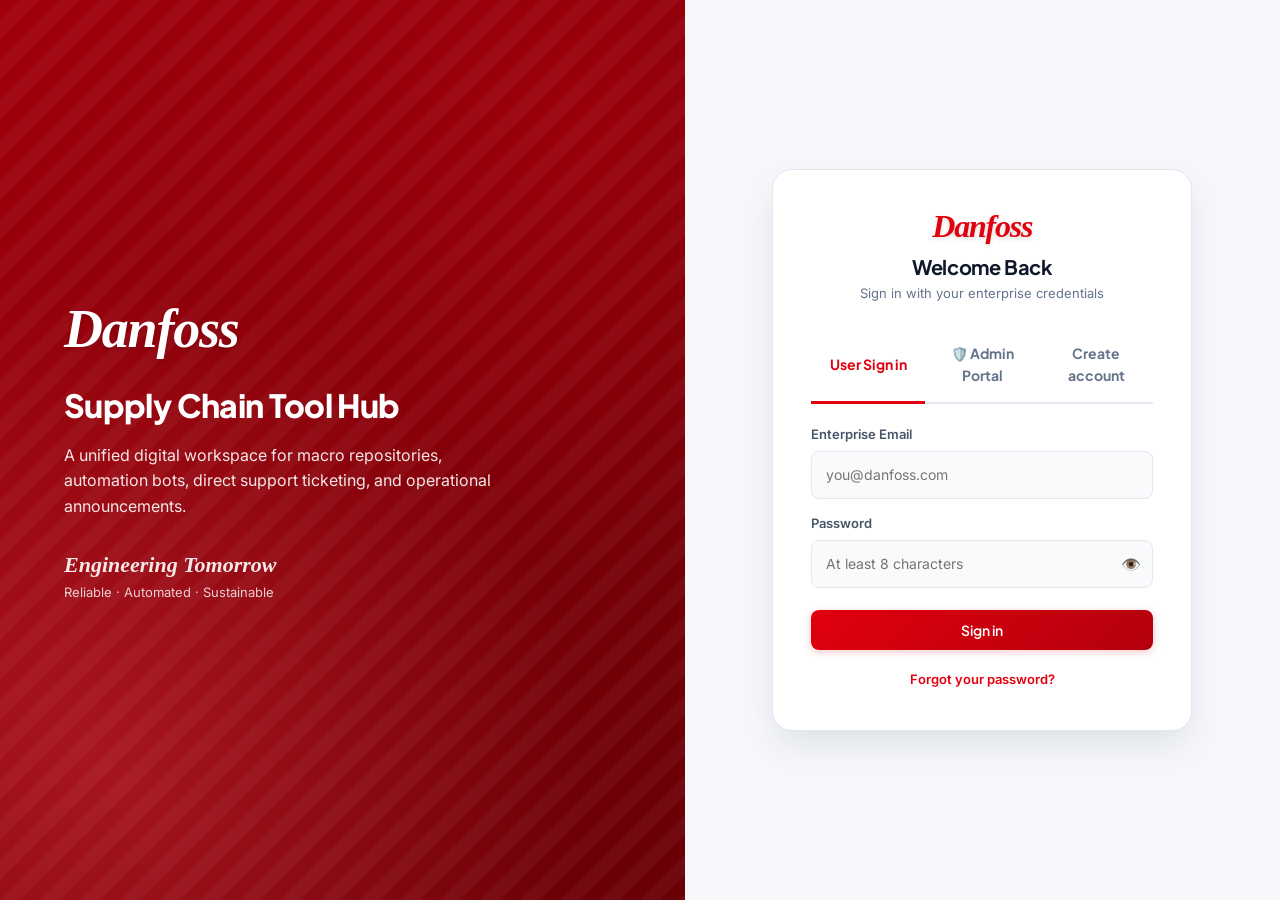
<file: macros.html>
<!DOCTYPE html>
<html lang="en">
<head>
  <meta charset="utf-8">
  <meta name="viewport" content="width=device-width, initial-scale=1">
  <meta name="description" content="Browse, search, and download Excel macro files from SharePoint Online.">
  <title>Macro Files · SC Tool Hub</title>
  <link rel="stylesheet" href="assets/css/style.css">
  <script src="assets/js/config.js"></script>
</head>
<body data-page="macros">
<main id="content">

  <div style="display: flex; justify-content: space-between; align-items: flex-start; flex-wrap: wrap; gap: 16px; margin-bottom: 24px;">
    <div>
      <h2 style="margin: 0 0 6px;">Excel Macro Files</h2>
      <p style="color: var(--mu); font-size: 14px; margin: 0;">Central repository synced with SharePoint Document Library.</p>
    </div>
    <div style="display: flex; gap: 10px;">
      <button class="btn alt" id="refreshBtn">↻ Refresh Files</button>
      <a class="btn" id="spLink" href="#" target="_blank" rel="noopener">📂 Open SharePoint Folder</a>
    </div>
  </div>

  <div class="bar">
    <input id="searchInput" type="search" placeholder="🔍 Search macro files by name or author…" aria-label="Search macro files">
    <select id="typeFilter" style="width: auto;">
      <option value="">All Extensions</option>
      <option value=".xlsm">.xlsm (Macros)</option>
      <option value=".xlsb">.xlsb (Binary)</option>
      <option value=".xlsx">.xlsx (Workbook)</option>
      <option value=".bas">.bas (Module)</option>
    </select>
    <select id="sortSelect" style="width: auto;">
      <option value="d">Newest modified</option>
      <option value="n">Name A–Z</option>
      <option value="s">File Size ↓</option>
    </select>
  </div>

  <div class="card" style="padding: 0; overflow: hidden;">
    <div class="tw">
      <table>
        <thead>
          <tr>
            <th>File Name</th>
            <th>Type</th>
            <th>Size</th>
            <th>Last Modified</th>
            <th>Modified By</th>
            <th style="text-align: right;">Action</th>
          </tr>
        </thead>
        <tbody id="fileTable"></tbody>
      </table>
    </div>
    <div class="empty" id="statusMsg">
      <span class="spinner"></span>
      <p style="margin-top: 14px;">Connecting to SharePoint Document Library…</p>
    </div>
  </div>

  <div style="display: flex; justify-content: space-between; align-items: center; margin-top: 12px; font-size: 13px; color: var(--mu); flex-wrap: wrap; gap: 8px;">
    <span id="fileCount">0 files loaded</span>
    <span id="lastSync"></span>
  </div>

</main>

<script src="assets/js/app.js"></script>
<script>
(async () => {
  const S = await initShell();
  if (!S) return;

  API.log("page_view", "Macro Files repository");

  let FILES = [];
  const spLink = $("#spLink");
  if (spLink && CFG.SHAREPOINT_FOLDER_URL) {
    spLink.href = CFG.SHAREPOINT_FOLDER_URL;
  }

  const getFileIcon = (name) => {
    const ext = name.split(".").pop().toLowerCase();
    if (ext === "xlsm") return "📊";
    if (ext === "xlsb") return "⚡";
    if (ext === "xlsx") return "📈";
    if (ext === "bas")  return "📝";
    return "📄";
  };

  function draw() {
    const q = ($("#searchInput").value || "").toLowerCase();
    const extFilter = ($("#typeFilter").value || "").toLowerCase();

    if (!Array.isArray(FILES)) FILES = [];
    let filtered = FILES.filter(f => {
      const name = (f.name || f.Name || f.FileLeafRef || "").toLowerCase();
      const by = (f.modifiedBy || f.Editor || "").toLowerCase();
      const matchesText = !q || name.includes(q) || by.includes(q);
      const matchesExt = !extFilter || name.endsWith(extFilter);
      return matchesText && matchesExt;
    });

    const sort = $("#sortSelect").value;
    if (sort === "n") {
      filtered.sort((a, b) => (a.name || "").localeCompare(b.name || ""));
    } else if (sort === "s") {
      filtered.sort((a, b) => (Number(b.size) || 0) - (Number(a.size) || 0));
    } else {
      filtered.sort((a, b) => new Date(b.modified || 0) - new Date(a.modified || 0));
    }

    $("#fileCount").textContent = `${filtered.length} of ${FILES.length} files matching`;

    const tbody = $("#fileTable");
    tbody.innerHTML = filtered.map(f => {
      const fileName = f.name || f.Name || f.FileLeafRef || "Unnamed File";
      const fileUrl = f.downloadUrl || f.ServerRelativeUrl || f.__metadata?.media_src || f.__metadata?.uri || "#";
      const fileSize = f.size || f.Length || f.File_x0020_Size || 0;
      const fileModified = f.modified || f.TimeLastModified || f.Modified;
      const fileBy = f.modifiedBy || f.ModifiedBy?.Title || f.Editor || "SharePoint";
      const ext = fileName.split(".").pop().toUpperCase();
      const safeUrl = esc(getDownloadUrl(fileUrl));
      return `
        <tr>
          <td>
            <div style="display: flex; align-items: center; gap: 10px; font-weight: 600;">
              <span style="font-size: 20px;">${getFileIcon(fileName)}</span>
              <span>${esc(fileName)}</span>
            </div>
          </td>
          <td><span class="pill">${ext}</span></td>
          <td>${fmtSize(fileSize)}</td>
          <td>${fmtDate(fileModified)}</td>
          <td>${esc(fileBy)}</td>
          <td style="text-align: right;">
            <a class="btn sm dl-btn" href="${safeUrl}" download="${esc(fileName)}" data-name="${esc(fileName)}" target="_blank" rel="noopener">
              ⬇ Download
            </a>
          </td>
        </tr>
      `;
    }).join("");

    // Safe event listener delegation for download clicks
    tbody.querySelectorAll(".dl-btn").forEach(btn => {
      btn.onclick = () => {
        const fname = btn.dataset.name;
        API.log("download", fname);
        showToast(`Downloading ${fname}…`, "info");
      };
    });

    const st = $("#statusMsg");
    if (!filtered.length) {
      st.style.display = "block";
      st.innerHTML = FILES.length
        ? "🔍 No files match your current search and filter criteria."
        : "📂 No macro files found in the SharePoint library yet.";
    } else {
      st.style.display = "none";
    }
  }

  async function loadFiles() {
    const st = $("#statusMsg");
    st.style.display = "block";
    st.innerHTML = '<span class="spinner"></span><p style="margin-top:14px;">Syncing with SharePoint…</p>';

    try {
      const result = await API.listFiles();
      FILES = result.files || [];
      draw();
      $("#lastSync").textContent = "Last synced: " + fmtDate(new Date());
    } catch (err) {
      st.style.display = "block";
      st.innerHTML = `⚠️ Unable to load files from SharePoint: ${esc(err.message)}. <br><br><button class="btn sm alt" onclick="location.reload()">Retry Connection</button>`;
      showToast("Could not sync SharePoint files", "error");
    }
  }

  $("#searchInput").oninput = draw;
  $("#typeFilter").onchange = draw;
  $("#sortSelect").onchange = draw;
  $("#refreshBtn").onclick = loadFiles;

  loadFiles();
  if (CFG.POLL_SECONDS) {
    setInterval(loadFiles, CFG.POLL_SECONDS * 1000);
  }
})();
</script>

</body>
</html>
</file>
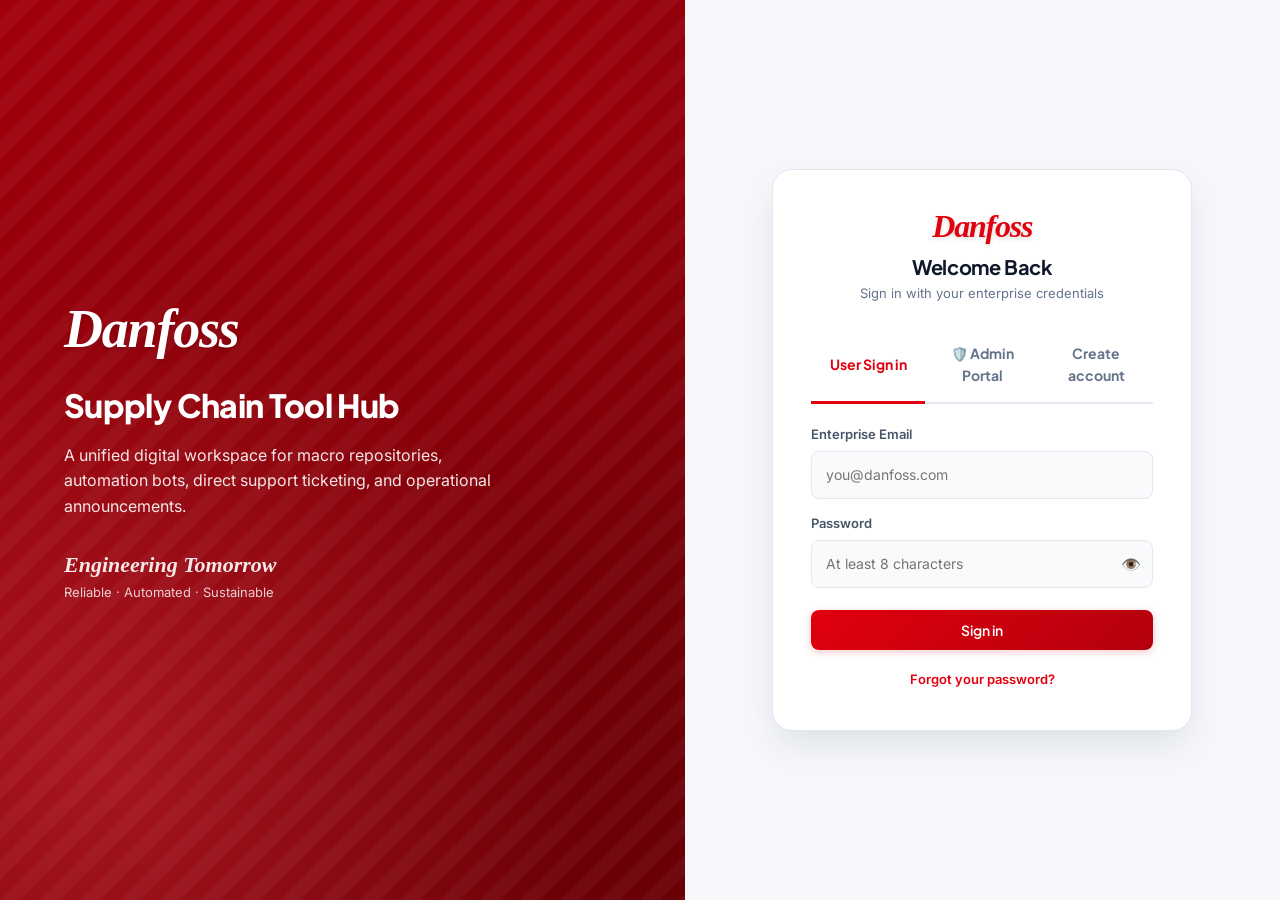
<file: settings.html>
<!DOCTYPE html>
<html lang="en">
<head>
  <meta charset="utf-8">
  <meta name="viewport" content="width=device-width, initial-scale=1">
  <meta name="description" content="Manage your account profile, credentials, and appearance preferences in SC Tool Hub.">
  <title>Settings · SC Tool Hub</title>
  <link rel="stylesheet" href="assets/css/style.css">
  <script src="assets/js/config.js"></script>
</head>
<body data-page="settings">
<main id="content">

  <div style="margin-bottom: 24px;">
    <h2 style="margin: 0 0 6px;">Account Settings</h2>
    <p style="color: var(--mu); font-size: 14px; margin: 0;">Manage your profile information, password credentials, and portal theme preferences.</p>
  </div>

  <div class="row">
    <!-- Profile Card -->
    <div class="card">
      <h3 style="margin-top: 0; margin-bottom: 16px; font-size: 18px;">👤 Profile Information</h3>
      <form id="profileForm">
        <label for="fullNameInput">Full Name</label>
        <input id="fullNameInput" required placeholder="Enter your full name">

        <label for="deptInput">Department / Team</label>
        <input id="deptInput" placeholder="e.g. Supply Chain / Procurement">

        <label for="emailDisplay">Enterprise Email</label>
        <input id="emailDisplay" disabled style="opacity: 0.7; cursor: not-allowed;">

        <div style="margin-top: 20px;">
          <button class="btn" id="saveProfileBtn">💾 Save Profile</button>
        </div>
        <div class="msg" id="profileMsg"></div>
      </form>
    </div>

    <!-- Password & Appearance -->
    <div class="card">
      <h3 style="margin-top: 0; margin-bottom: 16px; font-size: 18px;">🔒 Security Credentials</h3>
      <form id="passwordForm">
        <label for="newPw">New Password</label>
        <input id="newPw" type="password" minlength="8" required autocomplete="new-password" placeholder="Min. 8 characters">

        <label for="confirmPw">Confirm New Password</label>
        <input id="confirmPw" type="password" required autocomplete="new-password" placeholder="Re-enter new password">

        <div style="margin-top: 20px;">
          <button class="btn alt" id="updatePwBtn">🔄 Change Password</button>
        </div>
        <div class="msg" id="pwMsg"></div>
      </form>

      <div style="margin-top: 32px; padding-top: 24px; border-top: 1px dashed var(--bd);">
        <h3 style="margin: 0 0 12px; font-size: 18px;">🎨 Portal Theme</h3>
        <label for="themeSelect" style="margin-top: 0;">Color Mode</label>
        <select id="themeSelect">
          <option value="light">☀️ Light Theme (Default)</option>
          <option value="dark">🌙 Dark Theme (Midnight Slate)</option>
        </select>
      </div>
    </div>
  </div>

</main>

<script src="assets/js/app.js"></script>
<script>
(async () => {
  const S = await initShell();
  if (!S) return;

  API.log("page_view", "Settings page");

  const say = (sel, text, isError) => {
    const m = $(sel);
    m.textContent = text;
    m.className = "msg " + (isError ? "err" : "ok");
  };

  $("#fullNameInput").value = S.profile?.full_name || S.name || "";
  $("#deptInput").value = S.profile?.department || "";
  $("#emailDisplay").value = S.user.email;
  $("#themeSelect").value = localStorage.getItem("theme") || "light";

  $("#themeSelect").onchange = e => {
    const theme = e.target.value;
    applyTheme(theme);
    API.log("settings_change", `Theme changed to ${theme}`);
    showToast(`Switched to ${theme} theme`, "success");
  };

  $("#profileForm").onsubmit = async e => {
    e.preventDefault();
    const btn = $("#saveProfileBtn");
    btn.disabled = true;
    btn.innerHTML = '<span class="spinner" style="width:14px;height:14px;border-width:2px;"></span> Saving…';

    const fullName = $("#fullNameInput").value.trim();
    const department = $("#deptInput").value.trim();

    try {
      const result = await API.updateProfile(fullName, department);
      if (result.error) throw new Error(result.error);

      const session = Session.get();
      if (session) {
        session.fullName = fullName;
        session.department = department;
        Session.save(session);
      }

      say("#profileMsg", "Profile details saved successfully.", false);
      API.log("settings_change", "Profile updated");
      showToast("Profile saved!", "success");
    } catch (err) {
      say("#profileMsg", err.message || "Failed to update profile.", true);
      showToast("Failed to save profile", "error");
    }

    btn.disabled = false;
    btn.textContent = "💾 Save Profile";
  };

  $("#passwordForm").onsubmit = async e => {
    e.preventDefault();
    const newPw = $("#newPw").value;
    const confirmPw = $("#confirmPw").value;

    if (newPw !== confirmPw) {
      return say("#pwMsg", "Passwords do not match.", true);
    }

    const btn = $("#updatePwBtn");
    btn.disabled = true;
    btn.innerHTML = '<span class="spinner" style="width:14px;height:14px;border-width:2px;"></span> Updating…';

    try {
      const result = await API.changePassword(newPw);
      if (result.error) throw new Error(result.error);

      say("#pwMsg", "Password updated successfully.", false);
      API.log("settings_change", "Password updated");
      e.target.reset();
      showToast("Password updated!", "success");
    } catch (err) {
      say("#pwMsg", err.message || "Failed to update password.", true);
      showToast("Failed to update password", "error");
    }

    btn.disabled = false;
    btn.textContent = "🔄 Change Password";
  };
})();
</script>

</body>
</html>
</file>
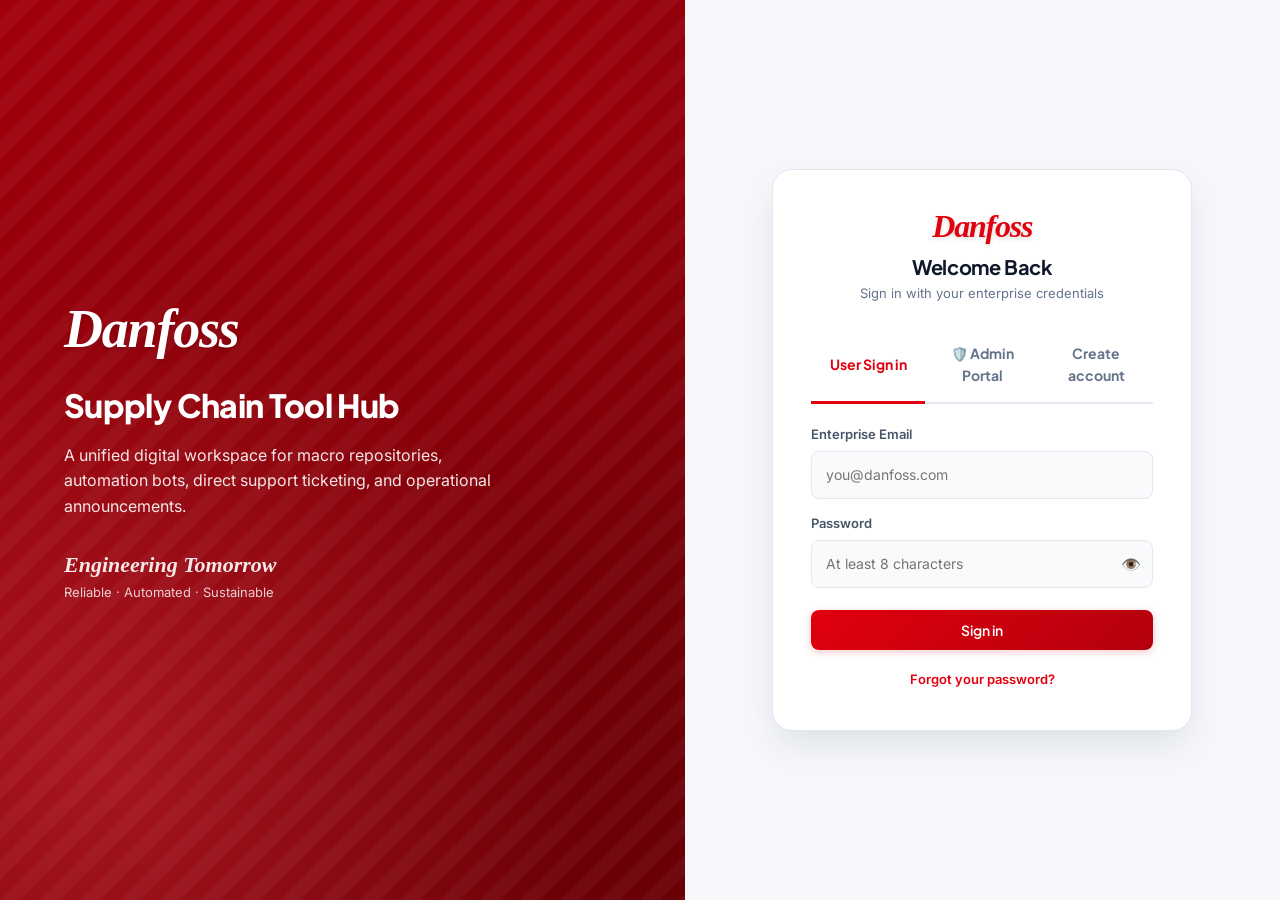
<file: ticket.html>
<!DOCTYPE html>
<html lang="en">
<head>
  <meta charset="utf-8">
  <meta name="viewport" content="width=device-width, initial-scale=1">
  <meta name="description" content="Submit and track support tickets for SC Tool Hub macros and automation bots.">
  <title>Raise a Ticket · SC Tool Hub</title>
  <link rel="stylesheet" href="assets/css/style.css">
  <script src="assets/js/config.js"></script>
</head>
<body data-page="ticket">
<main id="content">

  <div style="margin-bottom: 24px;">
    <h2 style="margin: 0 0 6px;">Support & Issue Ticketing</h2>
    <p style="color: var(--mu); font-size: 14px; margin: 0;">Submit technical issues, macro file errors, or request new automation features.</p>
  </div>

  <div class="card">
    <h3 style="margin-top: 0; margin-bottom: 16px; font-size: 18px;">Submit New Ticket</h3>
    <form id="ticketForm">
      <div class="row">
        <div>
          <label for="category">Category</label>
          <select id="category" required>
            <option>Macro file issue</option>
            <option>Automation bot request</option>
            <option>Access / permissions</option>
            <option>Data issue</option>
            <option>New feature</option>
            <option>Other</option>
          </select>
        </div>
        <div>
          <label for="priority">Priority Level</label>
          <select id="priority" required>
            <option value="Low">Low — Minor inquiry or question</option>
            <option value="Medium" selected>Medium — Standard operational request</option>
            <option value="High">High — Work impeded / Urgent</option>
            <option value="Critical">Critical — Full production outage</option>
          </select>
        </div>
      </div>

      <label for="subject">Subject</label>
      <input id="subject" required maxlength="120" placeholder="Brief summary of the issue (e.g., Run-time error in Macro_v3)">

      <label for="description">Detailed Description</label>
      <textarea id="description" rows="5" required placeholder="Describe what happened, error message, steps to reproduce, or workflow requirements..."></textarea>

      <div class="row">
        <div>
          <label for="relatedItem">Related File / Tool (optional)</label>
          <input id="relatedItem" placeholder="e.g. Inventory_Reconciler_v2.xlsm">
        </div>
        <div>
          <label for="phone">Contact Phone / Extension (optional)</label>
          <input id="phone" type="tel" placeholder="+91 XXXXX XXXXX">
        </div>
      </div>

      <div style="margin-top: 22px;">
        <button class="btn" id="submitTicketBtn">🎫 Submit Ticket to SharePoint</button>
      </div>
      <div class="msg" id="ticketMsg"></div>
    </form>
  </div>

  <div style="display: flex; justify-content: space-between; align-items: center; margin-top: 36px; margin-bottom: 16px; flex-wrap: wrap; gap: 12px;">
    <div>
      <h3 style="margin: 0;">My Submitted Tickets</h3>
      <p style="color: var(--mu); font-size: 13px; margin: 4px 0 0;">Track status, resolutions, and administrator notes in real-time.</p>
    </div>
    <button class="btn alt sm" id="refreshTicketsBtn">↻ Refresh</button>
  </div>

  <div class="card" style="padding: 0; overflow: hidden;">
    <div class="tw">
      <table>
        <thead>
          <tr>
            <th>Ticket #</th>
            <th>Subject</th>
            <th>Category</th>
            <th>Priority</th>
            <th>Status</th>
            <th>Submitted</th>
          </tr>
        </thead>
        <tbody id="ticketTable"></tbody>
      </table>
    </div>
    <div class="empty" id="ticketEmpty">
      <span class="spinner"></span>
      <p style="margin-top: 12px;">Loading tickets from SharePoint…</p>
    </div>
  </div>

</main>

<script src="assets/js/app.js"></script>
<script>
(async () => {
  const S = await initShell();
  if (!S) return;

  API.log("page_view", "Tickets page");

  // Pre-select category if passed in URL query
  const urlParams = new URLSearchParams(window.location.search);
  const catParam = urlParams.get("cat");
  if (catParam) {
    const catSelect = $("#category");
    Array.from(catSelect.options).forEach(opt => {
      if (opt.value.toLowerCase() === catParam.toLowerCase()) {
        opt.selected = true;
      }
    });
  }

  async function loadTickets() {
    const emptyBox = $("#ticketEmpty");
    emptyBox.style.display = "block";
    emptyBox.innerHTML = '<span class="spinner"></span><p style="margin-top: 12px;">Syncing tickets…</p>';

    try {
      const result = await API.listTickets();
      const tickets = result.tickets || [];
      const tbody = $("#ticketTable");

      // SharePoint Choice fields return objects like {"Value": "Open"}
      // This helper safely extracts the display string
      const spVal = v => {
        if (v === null || v === undefined) return null;
        if (typeof v === "object") return v.Value || v.value || v.Label || null;
        return String(v);
      };

      tbody.innerHTML = tickets.map(t => {
        const ticketNum = esc(t.TicketNo || t.ticketNo || t.ID || t.Id || "—");
        // Title in SharePoint is the subject; also check Subject column
        const subject = esc(t.Title || t.Subject || spVal(t.Title) || "—");
        const category = esc(spVal(t.Category) || "General");
        const priority = esc(spVal(t.Priority) || "Medium");
        const status = esc(spVal(t.Status) || "Open");
        const statusClass = status.replace(/\s+/g, "-");
        return `
          <tr>
            <td><strong>#${ticketNum}</strong></td>
            <td>
              <div style="font-weight: 600; color: var(--tx);">${subject}</div>
              ${t.AdminNotes ? `<div style="font-size:12px;color:var(--mu);margin-top:2px;">💬 Admin: ${esc(t.AdminNotes)}</div>` : ""}
            </td>
            <td>${category}</td>
            <td>${priority}</td>
            <td><span class="pill ${statusClass}">${status}</span></td>
            <td>${fmtDate(t.CreatedDate || t.Created)}</td>
          </tr>
        `;
      }).join("");

      emptyBox.style.display = tickets.length ? "none" : "block";
      if (!tickets.length) {
        emptyBox.textContent = "🎫 You have not submitted any tickets yet.";
      }
    } catch (err) {
      emptyBox.style.display = "block";
      emptyBox.textContent = "⚠️ Could not load tickets from SharePoint.";
      showToast("Failed to load tickets", "error");
    }
  }

  loadTickets();
  $("#refreshTicketsBtn").onclick = loadTickets;

  $("#ticketForm").onsubmit = async e => {
    e.preventDefault();
    const btn = $("#submitTicketBtn");
    btn.disabled = true;
    btn.innerHTML = '<span class="spinner" style="width:16px;height:16px;border-width:2px;"></span> Submitting…';

    try {
      const result = await API.createTicket({
        category:      $("#category").value,
        priority:      $("#priority").value,
        subject:       $("#subject").value.trim(),
        description:   $("#description").value.trim(),
        relatedItem:   $("#relatedItem").value.trim() || null,
        phone:         $("#phone").value.trim() || null,
        requesterName: S.name,
        requesterEmail: S.user.email
      });

      if (result.error) throw new Error(result.error);

      const m = $("#ticketMsg");
      m.className = "msg ok";
      m.textContent = `Ticket #${result.ticketNo || "submitted"} has been created successfully. Tracking below.`;

      API.log("ticket_create", `Ticket #${result.ticketNo || ""}`);
      e.target.reset();
      loadTickets();
      showToast("Ticket submitted successfully!", "success");
    } catch (err) {
      const m = $("#ticketMsg");
      m.className = "msg err";
      m.textContent = err.message || "Failed to submit ticket.";
      showToast("Failed to submit ticket", "error");
    }

    btn.disabled = false;
    btn.textContent = "🎫 Submit Ticket to SharePoint";
  };
})();
</script>

</body>
</html>
</file>
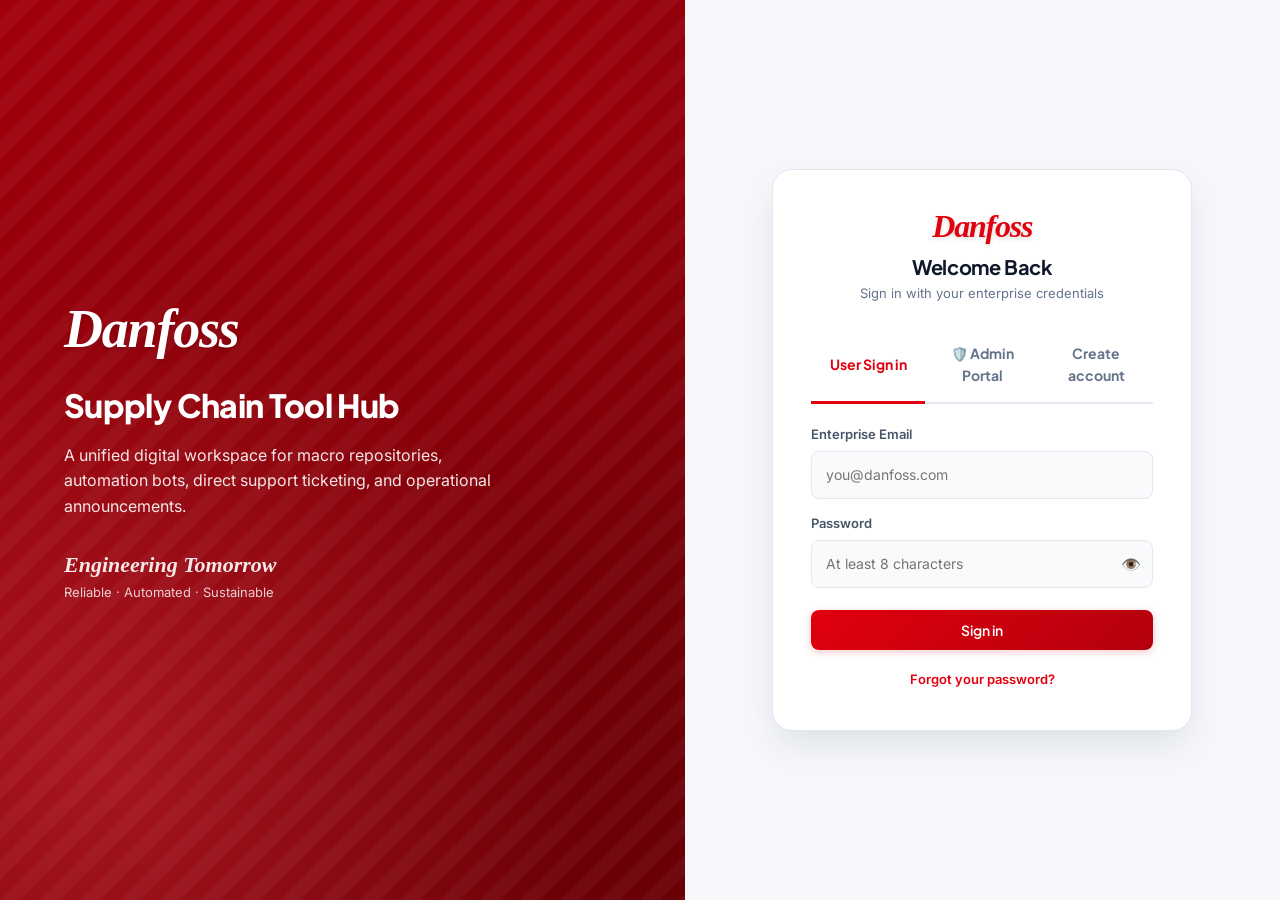
<file: updates.html>
<!DOCTYPE html>
<html lang="en">
<head>
  <meta charset="utf-8">
  <meta name="viewport" content="width=device-width, initial-scale=1">
  <meta name="description" content="View the latest announcements, macro updates, and release notes for SC Tool Hub.">
  <title>Announcements & Updates · SC Tool Hub</title>
  <link rel="stylesheet" href="assets/css/style.css">
  <script src="assets/js/config.js"></script>
</head>
<body data-page="updates">
<main id="content">

  <div style="display: flex; justify-content: space-between; align-items: flex-start; flex-wrap: wrap; gap: 16px; margin-bottom: 24px;">
    <div>
      <h2 style="margin: 0 0 6px;">Announcements & System Updates</h2>
      <p style="color: var(--mu); font-size: 14px; margin: 0;">Stay up to date with new macro releases, bot improvements, and operational notices.</p>
    </div>
  </div>

  <!-- Admin post form (shown only for admins) -->
  <div id="adminPostSection" hidden class="card" style="margin-bottom: 28px; border-left: 4px solid var(--red);">
    <h3 style="margin-top: 0; margin-bottom: 12px; font-size: 18px;">📢 Broadcast an Update (Admin Action)</h3>
    <form id="postForm">
      <label for="updateTitle">Announcement Headline</label>
      <input id="updateTitle" placeholder="e.g. Major update: Inventory Reconciler v2.4 released" required>

      <label for="updateBody">Detailed Notes / Instructions</label>
      <textarea id="updateBody" rows="4" required placeholder="Describe changes, affected workflows, migration steps, or schedule..."></textarea>

      <div style="margin-top: 16px;">
        <button class="btn" id="publishBtn">📤 Publish Announcement</button>
      </div>
    </form>
  </div>

  <!-- Updates list feed -->
  <div id="updatesList">
    <div class="empty">
      <span class="spinner"></span>
      <p style="margin-top: 12px;">Loading announcements from SharePoint…</p>
    </div>
  </div>

</main>

<script src="assets/js/app.js"></script>
<script>
(async () => {
  const S = await initShell();
  if (!S) return;

  API.log("page_view", "Updates & Announcements page");

  async function loadUpdates() {
    const listEl = $("#updatesList");
    try {
      const result = await API.listUpdates();
      const updates = result.updates || [];

      if (!updates.length) {
        listEl.innerHTML = '<div class="empty card">📭 No operational announcements published yet.</div>';
        return;
      }

      listEl.innerHTML = updates.map(u => `
        <article class="card" style="margin-bottom: 20px; border-left: 4px solid var(--red);">
          <div style="display: flex; justify-content: space-between; align-items: baseline; flex-wrap: wrap; gap: 8px;">
            <h3 style="margin: 0; font-size: 18px; color: var(--tx);">${esc(u.Title)}</h3>
            <span style="font-size: 13px; color: var(--mu);">${fmtDate(u.CreatedDate)}</span>
          </div>
          <p style="margin-top: 12px; margin-bottom: 0; color: var(--tx-secondary); line-height: 1.65; white-space: pre-line;">${esc(u.Body)}</p>
        </article>
      `).join("");
    } catch (err) {
      listEl.innerHTML = '<div class="empty card">⚠️ Unable to load announcements from SharePoint.</div>';
      showToast("Failed to load updates", "error");
    }
  }

  loadUpdates();

  // Admin broadcast capabilities
  if (S.isAdmin) {
    const sec = $("#adminPostSection");
    if (sec) sec.hidden = false;

    $("#postForm").onsubmit = async e => {
      e.preventDefault();
      const btn = $("#publishBtn");
      btn.disabled = true;
      btn.innerHTML = '<span class="spinner" style="width:14px;height:14px;border-width:2px;"></span> Publishing…';

      const title = $("#updateTitle").value.trim();
      const body = $("#updateBody").value.trim();

      try {
        await API.createUpdate(title, body);
        API.log("admin_action", `Published announcement: ${title}`);
        e.target.reset();
        loadUpdates();
        showToast("Announcement published successfully!", "success");
      } catch (err) {
        showToast("Failed to publish announcement", "error");
      }

      btn.disabled = false;
      btn.textContent = "📤 Publish Announcement";
    };
  }
})();
</script>

</body>
</html>
</file>
<file: assets/css/style.css>
/* ============================================================
   SC Tool Hub — Enterprise Design System & Micro-Animations
   Danfoss Supply Chain Digital Portal
   Theme: Precision Crimson · Modern Glassmorphism · Ultra-Responsive
   ============================================================ */

/* ── Typography & Web Fonts ──────────────────────────────────── */
@import url('https://fonts.googleapis.com/css2?family=Plus+Jakarta+Sans:wght@500;600;700;800&family=Inter:wght@400;500;600;700&display=swap');

/* ── Design Tokens ───────────────────────────────────────────── */
:root {
  --font-body: 'Inter', system-ui, -apple-system, sans-serif;
  --font-heading: 'Plus Jakarta Sans', var(--font-body);

  /* Danfoss Red Palette */
  --red: #e2000f;
  --red-d: #b3000c;
  --red-darker: #7e0008;
  --red-light: #ff4754;
  --red-glow: rgba(226, 0, 15, 0.22);
  --red-glow-subtle: rgba(226, 0, 15, 0.08);

  /* Light Theme Tokens */
  --bg: #f5f7fb;
  --bg-gradient: radial-gradient(at 0% 0%, rgba(226, 0, 15, 0.03) 0px, transparent 50%),
                 radial-gradient(at 100% 100%, rgba(14, 165, 233, 0.04) 0px, transparent 50%);
  --card: #ffffff;
  --card-hover: #ffffff;
  --tx: #0f172a;
  --tx-secondary: #475569;
  --mu: #64748b;
  --bd: #e2e8f0;
  --bd-focus: #e2000f;
  --side: #ffffff;
  --side-hover: #f1f5f9;
  --input-bg: #f8fafc;
  --badge-bg: #f1f5f9;

  /* Elevation Shadows */
  --shadow-sm: 0 1px 3px rgba(15, 23, 42, 0.05);
  --shadow-md: 0 6px 20px -4px rgba(15, 23, 42, 0.08);
  --shadow-lg: 0 16px 36px -8px rgba(15, 23, 42, 0.12);
  --shadow-glow: 0 10px 28px -4px var(--red-glow);

  /* Glassmorphism */
  --glass-bg: rgba(255, 255, 255, 0.85);
  --glass-bd: rgba(255, 255, 255, 0.4);
  --glass-blur: blur(12px);

  /* Geometry & Curves */
  --r-sm: 8px;
  --r: 14px;
  --r-lg: 20px;
  --r-pill: 9999px;

  /* Transitions */
  --transition: 0.22s cubic-bezier(0.16, 1, 0.3, 1);
  --bounce: 0.38s cubic-bezier(0.34, 1.56, 0.64, 1);
}

/* ── Dark Theme Tokens ───────────────────────────────────────── */
[data-theme="dark"] {
  --bg: #090d16;
  --bg-gradient: radial-gradient(at 0% 0%, rgba(226, 0, 15, 0.07) 0px, transparent 60%),
                 radial-gradient(at 100% 100%, rgba(30, 58, 138, 0.08) 0px, transparent 60%);
  --card: #111726;
  --card-hover: #161e31;
  --tx: #f8fafc;
  --tx-secondary: #cbd5e1;
  --mu: #94a3b8;
  --bd: #1e293b;
  --bd-focus: #ff4754;
  --side: #0e1320;
  --side-hover: #182238;
  --input-bg: #0b0f19;
  --badge-bg: #1e293b;

  --shadow-sm: 0 1px 3px rgba(0, 0, 0, 0.4);
  --shadow-md: 0 8px 24px -4px rgba(0, 0, 0, 0.55);
  --shadow-lg: 0 20px 40px -10px rgba(0, 0, 0, 0.7);
  --shadow-glow: 0 10px 30px -4px rgba(226, 0, 15, 0.35);

  --glass-bg: rgba(17, 23, 38, 0.85);
  --glass-bd: rgba(255, 255, 255, 0.07);
}

/* ── Reset & Baseline ────────────────────────────────────────── */
*, *::before, *::after {
  box-sizing: border-box;
  margin: 0;
  padding: 0;
}

html {
  height: 100%;
  scroll-behavior: smooth;
  -webkit-text-size-adjust: 100%;
}

body {
  font-family: var(--font-body);
  background-color: var(--bg);
  background-image: var(--bg-gradient);
  background-attachment: fixed;
  color: var(--tx);
  min-height: 100%;
  line-height: 1.6;
  -webkit-font-smoothing: antialiased;
  -moz-osx-font-smoothing: grayscale;
  display: flex;
  flex-direction: column;
}

a {
  color: inherit;
  text-decoration: none;
  transition: color var(--transition);
}

img {
  max-width: 100%;
  display: block;
}

h1, h2, h3, h4, .logo, .stat-value {
  font-family: var(--font-heading);
  letter-spacing: -0.02em;
}

/* ── Custom Scrollbar ────────────────────────────────────────── */
::-webkit-scrollbar {
  width: 7px;
  height: 7px;
}
::-webkit-scrollbar-track {
  background: transparent;
}
::-webkit-scrollbar-thumb {
  background: var(--bd);
  border-radius: var(--r-pill);
}
::-webkit-scrollbar-thumb:hover {
  background: var(--mu);
}

/* ── Top Navigation Bar ──────────────────────────────────────── */
.top {
  position: sticky;
  top: 0;
  z-index: 100;
  height: 64px;
  background: linear-gradient(135deg, #d4000e 0%, #aa000b 100%);
  color: #ffffff;
  display: flex;
  align-items: center;
  gap: 16px;
  padding: 0 24px;
  box-shadow: 0 4px 20px rgba(179, 0, 12, 0.28);
  backdrop-filter: blur(10px);
}

.logo-link {
  display: flex;
  align-items: center;
  color: #fff;
}

.logo {
  font: italic 800 28px Georgia, serif;
  letter-spacing: -1.2px;
  padding-right: 18px;
  border-right: 1px solid rgba(255, 255, 255, 0.3);
  user-select: none;
  text-shadow: 0 2px 4px rgba(0, 0, 0, 0.15);
  transition: transform var(--bounce);
}
.logo-link:hover .logo {
  transform: scale(1.03);
}

.top h1 {
  font-size: 17px;
  font-weight: 700;
  margin: 0;
  flex: 1;
  white-space: nowrap;
  overflow: hidden;
  text-overflow: ellipsis;
  letter-spacing: -0.01em;
}

.top-actions {
  display: flex;
  align-items: center;
  gap: 12px;
}

.icon-btn {
  background: rgba(255, 255, 255, 0.12);
  border: 1px solid rgba(255, 255, 255, 0.2);
  color: #fff;
  width: 38px;
  height: 38px;
  border-radius: 50%;
  display: grid;
  place-items: center;
  font-size: 17px;
  cursor: pointer;
  transition: all var(--transition);
}
.icon-btn:hover {
  background: rgba(255, 255, 255, 0.25);
  transform: scale(1.08);
}
.icon-btn:active {
  transform: scale(0.95);
}

.burger {
  display: none;
  background: rgba(255, 255, 255, 0.12);
  border: 1px solid rgba(255, 255, 255, 0.2);
  color: #fff;
  font-size: 20px;
  cursor: pointer;
  width: 40px;
  height: 40px;
  border-radius: var(--r-sm);
  transition: all var(--transition);
}
.burger:hover {
  background: rgba(255, 255, 255, 0.22);
}

.bell {
  position: relative;
  font-size: 18px;
  width: 38px;
  height: 38px;
  display: grid;
  place-items: center;
  border-radius: 50%;
  background: rgba(255, 255, 255, 0.12);
  border: 1px solid rgba(255, 255, 255, 0.2);
  transition: all var(--transition);
  cursor: pointer;
}
.bell:hover {
  background: rgba(255, 255, 255, 0.25);
  transform: scale(1.08);
}
.bell b {
  position: absolute;
  top: -2px;
  right: -2px;
  background: #ffffff;
  color: var(--red);
  font-size: 10px;
  font-weight: 800;
  border-radius: 10px;
  padding: 1px 5px;
  min-width: 17px;
  text-align: center;
  box-shadow: 0 2px 6px rgba(0, 0, 0, 0.2);
  animation: bellPulse 2.4s infinite;
}

@keyframes bellPulse {
  0%, 100% { transform: scale(1); }
  50% { transform: scale(1.18); }
}

.user {
  display: flex;
  align-items: center;
  gap: 10px;
  font-weight: 600;
  font-size: 14px;
  background: rgba(0, 0, 0, 0.12);
  padding: 4px 12px 4px 5px;
  border-radius: var(--r-pill);
  border: 1px solid rgba(255, 255, 255, 0.15);
  user-select: none;
}
.av {
  width: 32px;
  height: 32px;
  border-radius: 50%;
  background: #ffffff;
  color: var(--red);
  display: grid;
  place-items: center;
  font-weight: 800;
  font-size: 14px;
  box-shadow: 0 2px 8px rgba(0, 0, 0, 0.15);
  transition: transform var(--bounce);
}
.user:hover .av {
  transform: scale(1.1) rotate(-6deg);
}

/* ── App Layout ──────────────────────────────────────────────── */
.layout {
  display: flex;
  flex: 1;
  min-height: calc(100vh - 64px);
}

/* ── Sidebar ─────────────────────────────────────────────────── */
.side {
  width: 250px;
  flex: none;
  background: var(--side);
  border-right: 1px solid var(--bd);
  padding: 18px 14px;
  display: flex;
  flex-direction: column;
  gap: 6px;
  position: sticky;
  top: 64px;
  height: calc(100vh - 64px);
  overflow-y: auto;
  transition: all var(--transition);
  z-index: 40;
}

.side-brand {
  padding: 6px 12px 12px;
  border-bottom: 1px dashed var(--bd);
  margin-bottom: 8px;
}
.side-sub {
  font-size: 11px;
  font-weight: 700;
  text-transform: uppercase;
  letter-spacing: 0.08em;
  color: var(--mu);
}

.side a {
  display: flex;
  gap: 12px;
  align-items: center;
  padding: 11px 16px;
  border-radius: var(--r-sm);
  font-size: 14px;
  font-weight: 600;
  color: var(--tx-secondary);
  transition: all var(--transition);
  position: relative;
}
.side a span {
  font-size: 18px;
  width: 24px;
  text-align: center;
  transition: transform var(--bounce);
}
.side a:hover {
  background: var(--side-hover);
  color: var(--tx);
  transform: translateX(4px);
}
.side a:hover span {
  transform: scale(1.2);
}
.side a.on {
  background: linear-gradient(135deg, var(--red) 0%, var(--red-d) 100%);
  color: #ffffff;
  font-weight: 700;
  box-shadow: 0 4px 14px var(--red-glow);
}
.side a.on span {
  filter: drop-shadow(0 2px 4px rgba(0,0,0,0.2));
}

.side .sp { flex: 1; }
.side hr {
  border: 0;
  border-top: 1px solid var(--bd);
  margin: 6px 0;
}
.logout-link:hover {
  color: var(--red) !important;
}

.side-overlay {
  display: none;
  position: fixed;
  inset: 0;
  background: rgba(15, 23, 42, 0.6);
  backdrop-filter: blur(4px);
  z-index: 35;
  opacity: 0;
  transition: opacity var(--transition);
}
.side-overlay.show {
  display: block;
  opacity: 1;
}

/* ── Main View Area ──────────────────────────────────────────── */
.main {
  flex: 1;
  min-width: 0;
  display: flex;
  flex-direction: column;
}

#content {
  flex: 1;
  padding: 32px 36px;
  max-width: 1400px;
  width: 100%;
  margin: 0 auto;
  animation: contentFadeUp 0.4s cubic-bezier(0.16, 1, 0.3, 1);
}

@keyframes contentFadeUp {
  from { opacity: 0; transform: translateY(14px); }
  to { opacity: 1; transform: translateY(0); }
}

/* ── Footer ──────────────────────────────────────────────────── */
.foot {
  padding: 18px 36px;
  font-size: 12px;
  color: var(--mu);
  border-top: 1px solid var(--bd);
  display: flex;
  justify-content: space-between;
  align-items: center;
  gap: 16px;
  flex-wrap: wrap;
  background: var(--card);
}
.foot-left {
  display: flex;
  align-items: center;
  gap: 8px;
}
.foot-dot {
  opacity: 0.5;
}

/* ── Cards & Surfaces ────────────────────────────────────────── */
.card {
  background: var(--card);
  border: 1px solid var(--bd);
  border-radius: var(--r);
  padding: 26px;
  box-shadow: var(--shadow-sm);
  transition: all var(--transition);
  position: relative;
}
.card:hover {
  box-shadow: var(--shadow-md);
  border-color: rgba(226, 0, 15, 0.16);
}

/* ── Hero Showcase Section ───────────────────────────────────── */
.hero {
  border-radius: var(--r-lg);
  padding: 48px;
  background:
    radial-gradient(circle at 90% 10%, rgba(255, 71, 84, 0.15), transparent 45%),
    linear-gradient(135deg, var(--card) 0%, var(--card-hover) 100%);
  position: relative;
  overflow: hidden;
  border: 1px solid var(--bd);
  box-shadow: var(--shadow-md);
  margin-bottom: 28px;
}
.hero::before {
  content: '';
  position: absolute;
  top: 0; left: 0; right: 0;
  height: 4px;
  background: linear-gradient(90deg, var(--red), var(--red-light), #3b82f6);
}
.hero::after {
  content: '';
  position: absolute;
  top: -40px; right: -40px;
  width: 260px; height: 260px;
  border-radius: 50%;
  background: radial-gradient(circle, var(--red-glow), transparent 70%);
  pointer-events: none;
}

.hero h2 {
  font-size: clamp(26px, 3.8vw, 42px);
  font-weight: 800;
  margin: 10px 0 12px;
  line-height: 1.15;
  color: var(--tx);
}
.hero p {
  color: var(--tx-secondary);
  max-width: 540px;
  font-size: 16px;
  line-height: 1.6;
}
.hero .tag {
  font: italic 700 20px Georgia, serif;
  color: var(--red);
  margin-top: 14px;
  display: inline-block;
}
.hero .sl {
  position: absolute;
  right: 32px;
  top: 32px;
  color: var(--mu);
  font-size: 13px;
  text-align: right;
  font-weight: 600;
  letter-spacing: 0.05em;
  text-transform: uppercase;
}

/* ── Home Page Tiles ─────────────────────────────────────────── */
.grid {
  display: grid;
  grid-template-columns: repeat(auto-fit, minmax(270px, 1fr));
  gap: 22px;
}

.tile {
  display: flex;
  flex-direction: column;
  min-height: 230px;
  transition: all var(--transition);
  cursor: pointer;
  position: relative;
  overflow: hidden;
  border: 1px solid var(--bd);
  background: var(--card);
  border-radius: var(--r);
  padding: 26px;
}
.tile::before {
  content: '';
  position: absolute;
  inset: 0;
  background: radial-gradient(circle at 10% 10%, var(--red-glow-subtle), transparent 70%);
  opacity: 0;
  transition: opacity var(--transition);
}
.tile:hover {
  transform: translateY(-6px);
  box-shadow: var(--shadow-lg), var(--shadow-glow);
  border-color: rgba(226, 0, 15, 0.3);
}
.tile:hover::before {
  opacity: 1;
}

.ic {
  width: 58px;
  height: 58px;
  border-radius: 16px;
  background: linear-gradient(135deg, var(--red) 0%, var(--red-d) 100%);
  color: #fff;
  display: grid;
  place-items: center;
  font-size: 26px;
  box-shadow: 0 6px 18px var(--red-glow);
  transition: transform var(--bounce);
  margin-bottom: 16px;
}
.tile:hover .ic {
  transform: scale(1.12) rotate(-4deg);
}

.tile h3 {
  font-size: 20px;
  font-weight: 700;
  margin-bottom: 8px;
}
.tile p {
  color: var(--mu);
  font-size: 14px;
  line-height: 1.5;
  margin-bottom: 16px;
}
.go {
  margin-top: auto;
  width: 38px;
  height: 38px;
  border-radius: 50%;
  background: var(--badge-bg);
  color: var(--tx);
  display: grid;
  place-items: center;
  font-size: 16px;
  transition: all var(--bounce);
}
.tile:hover .go {
  background: var(--red);
  color: #fff;
  transform: translateX(6px);
}

/* ── Interactive Buttons ─────────────────────────────────────── */
.btn {
  background: linear-gradient(135deg, var(--red) 0%, var(--red-d) 100%);
  color: #ffffff;
  border: 0;
  border-radius: var(--r-sm);
  padding: 11px 22px;
  font-family: var(--font-heading);
  font-size: 14px;
  font-weight: 600;
  cursor: pointer;
  display: inline-flex;
  align-items: center;
  justify-content: center;
  gap: 8px;
  transition: all var(--transition);
  position: relative;
  overflow: hidden;
  box-shadow: 0 2px 8px var(--red-glow);
  white-space: nowrap;
}
.btn::after {
  content: '';
  position: absolute;
  top: 0; left: -100%;
  width: 60%; height: 100%;
  background: linear-gradient(90deg, transparent, rgba(255, 255, 255, 0.25), transparent);
  transform: skewX(-20deg);
  transition: left 0.5s ease;
}
.btn:hover {
  transform: translateY(-2px);
  box-shadow: 0 6px 18px var(--red-glow);
}
.btn:hover::after {
  left: 140%;
}
.btn:active {
  transform: translateY(0);
}
.btn:disabled {
  opacity: 0.5;
  cursor: not-allowed;
  transform: none;
  box-shadow: none;
}

.btn.alt {
  background: var(--card);
  color: var(--tx);
  border: 1px solid var(--bd);
  box-shadow: var(--shadow-sm);
}
.btn.alt::after { display: none; }
.btn.alt:hover {
  background: var(--side-hover);
  border-color: var(--mu);
}

.btn.sm {
  padding: 7px 13px;
  font-size: 13px;
  border-radius: 6px;
}

/* ── Forms & Input Fields ────────────────────────────────────── */
input, select, textarea {
  width: 100%;
  padding: 12px 14px;
  border: 1.5px solid var(--bd);
  border-radius: var(--r-sm);
  font: inherit;
  font-size: 14px;
  background: var(--input-bg);
  color: var(--tx);
  transition: all var(--transition);
}
input:hover, select:hover, textarea:hover {
  border-color: var(--mu);
}
input:focus, select:focus, textarea:focus {
  outline: none;
  border-color: var(--red);
  box-shadow: 0 0 0 3px var(--red-glow);
  background: var(--card);
}
label {
  display: block;
  font-size: 13px;
  font-weight: 600;
  margin: 14px 0 6px;
  color: var(--tx-secondary);
}
textarea {
  resize: vertical;
  min-height: 90px;
}
.row {
  display: grid;
  grid-template-columns: 1fr 1fr;
  gap: 16px;
}

.bar {
  display: flex;
  gap: 10px;
  flex-wrap: wrap;
  margin-bottom: 20px;
  align-items: center;
}
.bar input { flex: 1; min-width: 220px; }
.bar select { width: auto; min-width: 140px; }

/* ── Tables ──────────────────────────────────────────────────── */
.tw {
  overflow-x: auto;
  -webkit-overflow-scrolling: touch;
  border-radius: var(--r-sm);
}
table {
  width: 100%;
  border-collapse: collapse;
}
th, td {
  text-align: left;
  padding: 14px 16px;
  border-bottom: 1px solid var(--bd);
  font-size: 14px;
}
th {
  color: var(--mu);
  font-weight: 700;
  font-size: 12px;
  text-transform: uppercase;
  letter-spacing: 0.06em;
  background: var(--input-bg);
}
td {
  white-space: nowrap;
}
tbody tr {
  transition: background var(--transition);
}
tbody tr:hover {
  background: var(--side-hover);
}

/* ── Badges & Status Pills ───────────────────────────────────── */
.pill {
  padding: 4px 12px;
  border-radius: var(--r-pill);
  font-size: 12px;
  font-weight: 700;
  display: inline-flex;
  align-items: center;
  gap: 6px;
  background: var(--badge-bg);
  color: var(--mu);
}
.pill::before {
  content: '';
  width: 6px; height: 6px;
  border-radius: 50%;
  background: currentColor;
}
.pill.Open {
  background: rgba(226, 0, 15, 0.1);
  color: var(--red);
}
.pill.In-Progress {
  background: rgba(245, 158, 11, 0.14);
  color: #b45309;
}
.pill.Resolved, .pill.Closed, .pill.Active {
  background: rgba(16, 185, 129, 0.12);
  color: #059669;
}
[data-theme="dark"] .pill.In-Progress { color: #f59e0b; }
[data-theme="dark"] .pill.Resolved, [data-theme="dark"] .pill.Active { color: #10b981; }

/* ── Alerts & Status Banners ─────────────────────────────────── */
.msg {
  padding: 12px 16px;
  border-radius: var(--r-sm);
  margin-top: 14px;
  font-size: 14px;
  display: none;
  animation: contentFadeUp 0.3s ease-out;
}
.msg.err {
  display: block;
  background: rgba(226, 0, 15, 0.08);
  color: #dc2626;
  border: 1px solid rgba(226, 0, 15, 0.25);
}
.msg.ok {
  display: block;
  background: rgba(16, 185, 129, 0.1);
  color: #059669;
  border: 1px solid rgba(16, 185, 129, 0.25);
}

.empty {
  text-align: center;
  color: var(--mu);
  padding: 44px 20px;
  font-size: 15px;
}

/* ── Auth Screen ─────────────────────────────────────────────── */
.auth {
  min-height: 100vh;
  display: grid;
  grid-template-columns: 1.15fr 1fr;
}
.auth .art {
  background:
    radial-gradient(circle at 15% 85%, rgba(255, 71, 84, 0.3), transparent 50%),
    radial-gradient(circle at 85% 15%, rgba(226, 0, 15, 0.2), transparent 45%),
    linear-gradient(135deg, #a1000b 0%, #680006 100%);
  color: #fff;
  padding: 64px;
  display: flex;
  flex-direction: column;
  justify-content: center;
  position: relative;
  overflow: hidden;
}
.auth .art::before {
  content: '';
  position: absolute;
  inset: 0;
  background: url("data:image/svg+xml,%3Csvg width='40' height='40' viewBox='0 0 40 40' xmlns='http://www.w3.org/2000/svg'%3E%3Cg fill='%23ffffff' fill-opacity='0.04' fill-rule='evenodd'%3E%3Cpath d='M0 40L40 0H20L0 20M40 40V20L20 40'/%3E%3C/g%3E%3C/svg%3E");
}
.auth .art > * { position: relative; z-index: 1; }
.auth .art .logo {
  border: 0;
  font-size: 54px;
  margin-bottom: 20px;
}
.auth .art h2 {
  font-size: 32px;
  font-weight: 800;
  margin-bottom: 12px;
}
.auth .art p {
  font-size: 16px;
  opacity: 0.9;
  line-height: 1.6;
  max-width: 440px;
}

.auth .box {
  display: flex;
  align-items: center;
  justify-content: center;
  padding: 32px;
  background: var(--bg);
}
.auth form {
  width: 100%;
  max-width: 420px;
  background: var(--card);
  padding: 38px;
  border-radius: var(--r-lg);
  box-shadow: var(--shadow-lg);
  border: 1px solid var(--bd);
}

.tabs {
  display: flex;
  border-bottom: 2px solid var(--bd);
  margin-bottom: 20px;
}
.tabs button {
  flex: 1;
  background: none;
  border: 0;
  padding: 14px;
  font: inherit;
  font-family: var(--font-heading);
  font-size: 14px;
  font-weight: 700;
  color: var(--mu);
  cursor: pointer;
  border-bottom: 3px solid transparent;
  margin-bottom: -2px;
  transition: all var(--transition);
}
.tabs button:hover { color: var(--tx); }
.tabs button.on {
  color: var(--red);
  border-color: var(--red);
}

/* ── Admin Dashboard Elements ────────────────────────────────── */
.admin-header {
  display: flex;
  align-items: center;
  justify-content: space-between;
  flex-wrap: wrap;
  gap: 16px;
  margin-bottom: 24px;
}
.admin-header h2 { margin: 0; }

.admin-tabs {
  display: flex;
  gap: 6px;
  background: var(--input-bg);
  border: 1px solid var(--bd);
  border-radius: var(--r-sm);
  padding: 5px;
  margin-bottom: 24px;
  flex-wrap: wrap;
}
.admin-tabs button {
  background: none;
  border: 0;
  padding: 10px 20px;
  border-radius: 6px;
  font: inherit;
  font-family: var(--font-heading);
  font-size: 14px;
  font-weight: 600;
  color: var(--mu);
  cursor: pointer;
  transition: all var(--transition);
}
.admin-tabs button:hover { color: var(--tx); }
.admin-tabs button.on {
  background: var(--card);
  color: var(--red);
  font-weight: 700;
  box-shadow: var(--shadow-sm);
}

.admin-section { display: none; animation: contentFadeUp 0.3s ease-out; }
.admin-section.active { display: block; }

.stats-grid {
  display: grid;
  grid-template-columns: repeat(auto-fit, minmax(190px, 1fr));
  gap: 18px;
  margin-bottom: 24px;
}
.stat-card {
  background: var(--card);
  border: 1px solid var(--bd);
  border-radius: var(--r);
  padding: 22px;
  text-align: center;
  box-shadow: var(--shadow-sm);
  transition: all var(--transition);
  position: relative;
  overflow: hidden;
}
.stat-card::after {
  content: '';
  position: absolute;
  bottom: 0; left: 0; right: 0;
  height: 3px;
  background: linear-gradient(90deg, var(--red), var(--red-light));
  opacity: 0;
  transition: opacity var(--transition);
}
.stat-card:hover {
  transform: translateY(-3px);
  box-shadow: var(--shadow-md);
  border-color: rgba(226, 0, 15, 0.25);
}
.stat-card:hover::after { opacity: 1; }
.stat-card .stat-icon { font-size: 30px; margin-bottom: 8px; }
.stat-card .stat-value { font-size: 34px; font-weight: 800; color: var(--red); }
.stat-card .stat-label { font-size: 13px; color: var(--mu); margin-top: 4px; font-weight: 600; }

/* Drag & Drop */
.drop-zone {
  border: 2px dashed var(--bd);
  border-radius: var(--r);
  padding: 50px 24px;
  text-align: center;
  color: var(--mu);
  cursor: pointer;
  transition: all var(--transition);
  background: var(--input-bg);
  position: relative;
}
.drop-zone:hover, .drop-zone.dragover {
  border-color: var(--red);
  background: var(--red-glow-subtle);
  color: var(--tx);
}
.drop-zone .drop-icon { font-size: 48px; margin-bottom: 12px; }
.drop-zone .drop-text { font-size: 16px; font-weight: 700; color: var(--tx); }
.drop-zone .drop-hint { font-size: 13px; margin-top: 6px; }
.drop-zone input[type="file"] {
  position: absolute; inset: 0;
  opacity: 0; cursor: pointer;
  width: 100%; height: 100%;
}

.upload-progress {
  margin-top: 16px;
  display: none;
}
.upload-progress.active { display: block; }
.progress-bar {
  height: 8px;
  background: var(--bd);
  border-radius: 4px;
  overflow: hidden;
}
.progress-fill {
  height: 100%;
  background: linear-gradient(90deg, var(--red), var(--red-light));
  border-radius: 4px;
  transition: width 0.3s ease;
  width: 0;
}

/* ── Bots Roadmap Showcase ───────────────────────────────────── */
.bot-card {
  display: flex;
  flex-direction: column;
  background: var(--card);
  border: 1px solid var(--bd);
  border-radius: var(--r);
  padding: 24px;
  transition: all var(--transition);
  position: relative;
}
.bot-card:hover {
  transform: translateY(-4px);
  box-shadow: var(--shadow-md);
  border-color: rgba(226, 0, 15, 0.2);
}
.bot-head {
  display: flex;
  justify-content: space-between;
  align-items: flex-start;
  margin-bottom: 12px;
}
.bot-icon {
  font-size: 32px;
  width: 52px;
  height: 52px;
  border-radius: 14px;
  background: var(--badge-bg);
  display: grid;
  place-items: center;
}
.bot-meta {
  display: flex;
  align-items: center;
  gap: 12px;
  font-size: 13px;
  color: var(--mu);
  margin-top: auto;
  padding-top: 16px;
  border-top: 1px dashed var(--bd);
}

/* ── Toast Notifications ─────────────────────────────────────── */
.toast-container {
  position: fixed;
  bottom: 24px;
  right: 24px;
  z-index: 9999;
  display: flex;
  flex-direction: column-reverse;
  gap: 10px;
}
.toast {
  background: var(--card);
  border: 1px solid var(--bd);
  border-radius: var(--r-sm);
  padding: 14px 18px;
  box-shadow: var(--shadow-lg);
  font-size: 14px;
  display: flex;
  align-items: center;
  gap: 12px;
  min-width: 290px;
  max-width: 420px;
  animation: toastSlideIn 0.35s cubic-bezier(0.16, 1, 0.3, 1);
  transition: all var(--transition);
}
.toast-ic { font-size: 18px; }
.toast-txt { flex: 1; font-weight: 500; }
.toast-close {
  background: none; border: 0; color: var(--mu);
  font-size: 18px; cursor: pointer; padding: 0 4px;
}
.toast-close:hover { color: var(--tx); }
.toast.success { border-left: 4px solid #10b981; }
.toast.error { border-left: 4px solid var(--red); }
.toast.info { border-left: 4px solid #3b82f6; }

@keyframes toastSlideIn {
  from { opacity: 0; transform: translateX(80px) scale(0.95); }
  to { opacity: 1; transform: translateX(0) scale(1); }
}

/* ── Modal Dialog ────────────────────────────────────────────── */
.modal-overlay {
  position: fixed;
  inset: 0;
  background: rgba(15, 23, 42, 0.65);
  backdrop-filter: blur(6px);
  z-index: 200;
  display: grid;
  place-items: center;
  padding: 20px;
  opacity: 0;
  pointer-events: none;
  transition: opacity var(--transition);
}
.modal-overlay.show {
  opacity: 1;
  pointer-events: all;
}
.modal {
  background: var(--card);
  border-radius: var(--r-lg);
  padding: 34px;
  width: 100%;
  max-width: 520px;
  box-shadow: var(--shadow-lg);
  border: 1px solid var(--bd);
  transform: scale(0.94);
  transition: transform var(--bounce);
}
.modal-overlay.show .modal {
  transform: scale(1);
}
.modal h3 {
  margin: 0 0 20px;
  font-size: 20px;
}
.modal-actions {
  display: flex;
  gap: 10px;
  justify-content: flex-end;
  margin-top: 24px;
}

/* ── Spinner ─────────────────────────────────────────────────── */
.spinner {
  display: inline-block;
  width: 22px;
  height: 22px;
  border: 2.5px solid var(--bd);
  border-top-color: var(--red);
  border-radius: 50%;
  animation: spin 0.65s linear infinite;
}
@keyframes spin {
  to { transform: rotate(360deg); }
}

/* ── Responsive Adaptations ──────────────────────────────────── */
@media (max-width: 1024px) {
  .side { width: 220px; }
  #content { padding: 24px; }
}

@media (max-width: 860px) {
  .auth { grid-template-columns: 1fr; }
  .auth .art { display: none; }
  .auth .box { min-height: 100vh; }
  .row { grid-template-columns: 1fr; }
  .stats-grid { grid-template-columns: repeat(2, 1fr); }
}

@media (max-width: 768px) {
  .burger { display: flex; align-items: center; justify-content: center; }
  .side {
    position: fixed;
    left: 0; top: 64px;
    z-index: 50;
    width: 280px;
    transform: translateX(-100%);
    box-shadow: none;
  }
  .side.open {
    transform: translateX(0);
    box-shadow: 10px 0 30px rgba(0, 0, 0, 0.25);
  }
  .user .nm { display: none; }
  .top h1 { font-size: 15px; }
  .top { padding: 0 16px; gap: 10px; }
  .logo { font-size: 24px; padding-right: 12px; }

  #content { padding: 20px 16px; }
  .hero { padding: 30px 22px; }
  .hero .sl { display: none; }
  .grid { grid-template-columns: 1fr 1fr; gap: 14px; }
  .bar { flex-direction: column; }
  .bar input, .bar select { width: 100%; }
  .foot { padding: 16px; flex-direction: column; text-align: center; }
}

@media (max-width: 520px) {
  .grid { grid-template-columns: 1fr; }
  .stats-grid { grid-template-columns: 1fr; }
  .top h1 { display: none; }
  .auth form { padding: 24px; }
  .modal { padding: 24px; }
}

@media (prefers-reduced-motion: reduce) {
  *, *::before, *::after {
    animation-duration: 0.01ms !important;
    transition-duration: 0.01ms !important;
  }
}
</file>
